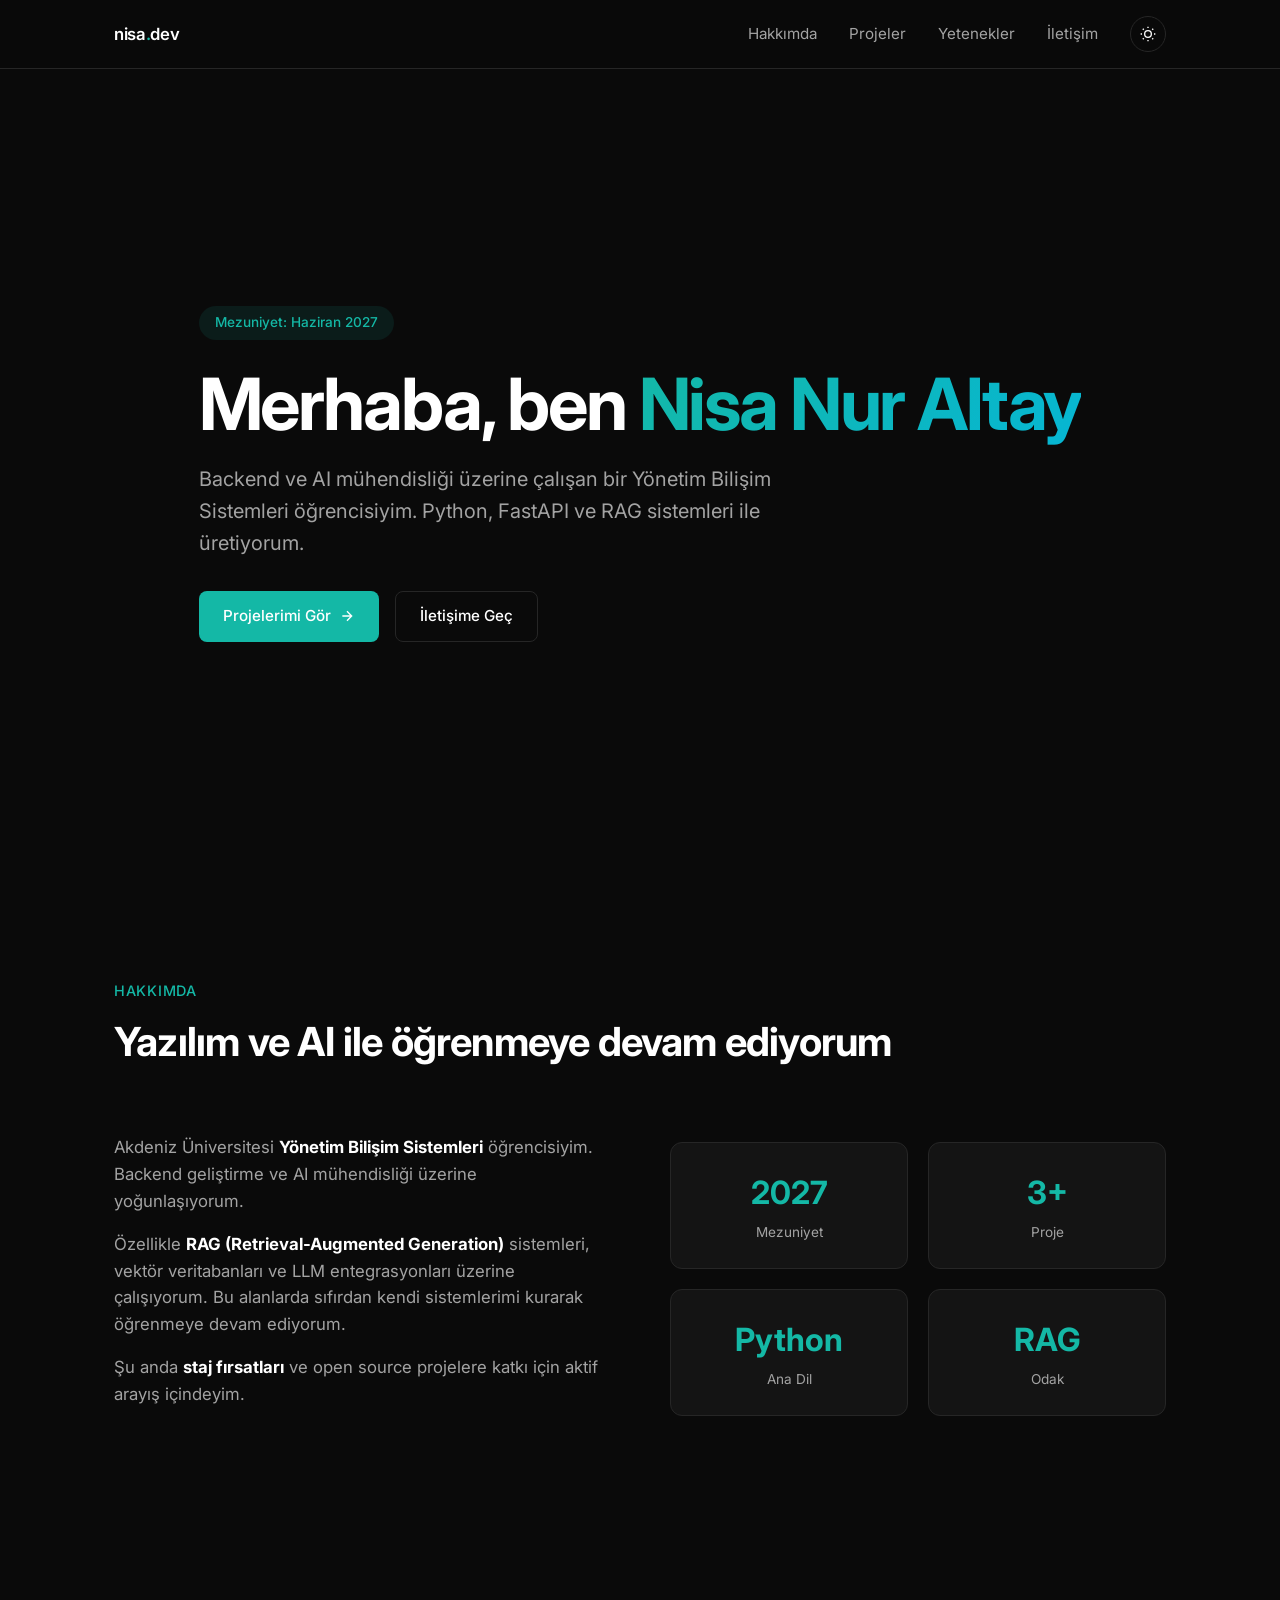
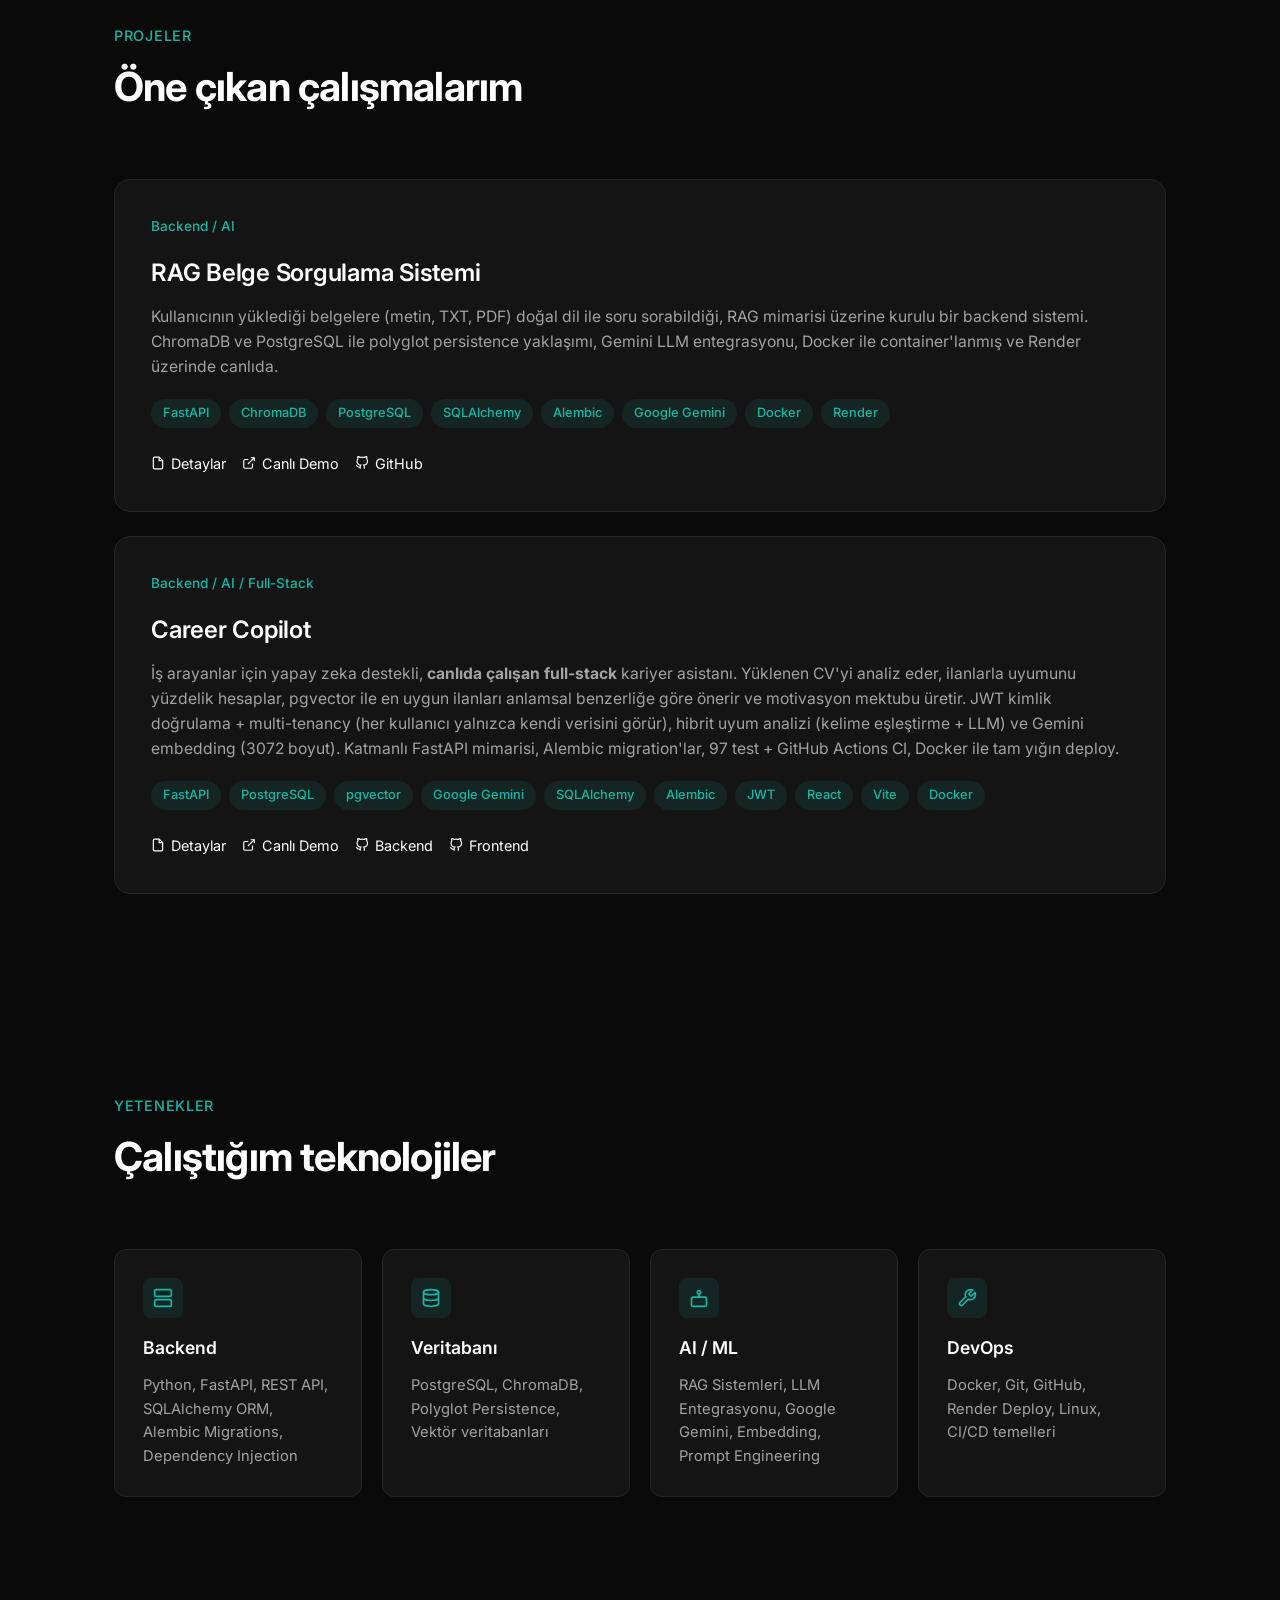
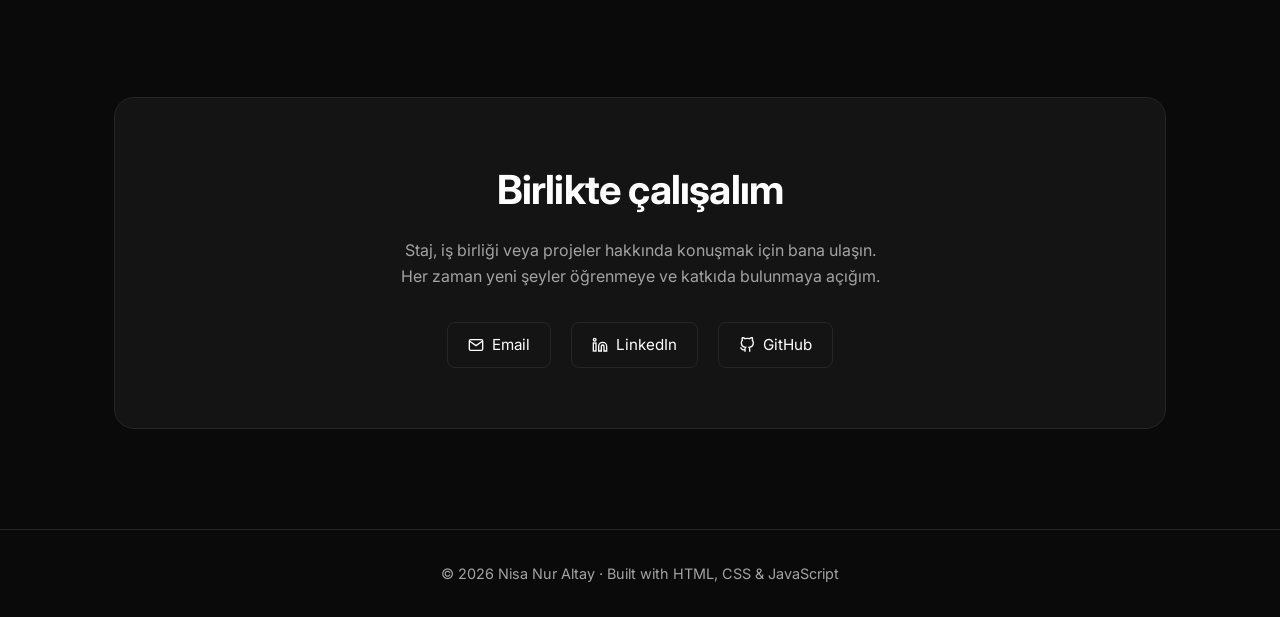
<file: index.html>
<!DOCTYPE html>
<html lang="tr">
<head>
    <meta charset="UTF-8">
    <meta name="viewport" content="width=device-width, initial-scale=1.0">
    <title>Nisa Nur Altay — Backend & AI Developer</title>
    <meta name="description" content="Backend ve AI mühendisliği üzerine çalışan, RAG sistemleri geliştiren bir öğrenci.">
    <link rel="preconnect" href="https://fonts.googleapis.com">
    <link rel="preconnect" href="https://fonts.gstatic.com" crossorigin>
    <link href="https://fonts.googleapis.com/css2?family=Inter:wght@400;500;600;700&display=swap" rel="stylesheet">
    <link rel="stylesheet" href="style.css">
</head>
<body>

    <!-- NAVBAR -->
    <nav class="navbar">
        <div class="nav-container">
            <a href="index.html" class="nav-logo">nisa<span>.</span>dev</a>
            <div class="nav-links">
                <a href="#hakkimda">Hakkımda</a>
                <a href="#projeler">Projeler</a>
                <a href="#yetenekler">Yetenekler</a>
                <a href="#iletisim">İletişim</a>
                <button class="theme-toggle" id="themeToggle" aria-label="Tema değiştir"></button>
            </div>
        </div>
    </nav>

    <!-- HERO -->
    <section class="hero">
        <div class="container">
            <span class="hero-tag">Mezuniyet: Haziran 2027</span>
            <h1>
                Merhaba, ben <span class="gradient-text">Nisa Nur Altay</span>
            </h1>
            <p class="subtitle">
                Backend ve AI mühendisliği üzerine çalışan bir Yönetim Bilişim Sistemleri öğrencisiyim. Python, FastAPI ve RAG sistemleri ile üretiyorum.
            </p>
            <div class="hero-buttons">
                <a href="#projeler" class="btn btn-primary">
                    Projelerimi Gör
                    <svg width="16" height="16" viewBox="0 0 24 24" fill="none" stroke="currentColor" stroke-width="2"><path d="M5 12h14M12 5l7 7-7 7"/></svg>
                </a>
                <a href="#iletisim" class="btn btn-secondary">İletişime Geç</a>
            </div>
        </div>
    </section>

    <!-- HAKKIMDA -->
    <section id="hakkimda">
        <div class="container reveal">
            <div class="section-header">
                <div class="label">Hakkımda</div>
                <h2>Yazılım ve AI ile öğrenmeye devam ediyorum</h2>
            </div>
            <div class="about-grid">
                <div class="about-text">
                    <p>
                        Akdeniz Üniversitesi <strong>Yönetim Bilişim Sistemleri</strong> öğrencisiyim. Backend geliştirme ve AI mühendisliği üzerine yoğunlaşıyorum.
                    </p>
                    <p>
                        Özellikle <strong>RAG (Retrieval-Augmented Generation)</strong> sistemleri, vektör veritabanları ve LLM entegrasyonları üzerine çalışıyorum. Bu alanlarda sıfırdan kendi sistemlerimi kurarak öğrenmeye devam ediyorum.
                    </p>
                    <p>
                        Şu anda <strong>staj fırsatları</strong> ve open source projelere katkı için aktif arayış içindeyim.
                    </p>
                </div>
                <div class="stats">
                    <div class="stat-card">
                        <span class="number">2027</span>
                        <div class="label">Mezuniyet</div>
                    </div>
                    <div class="stat-card">
                        <span class="number">3+</span>
                        <div class="label">Proje</div>
                    </div>
                    <div class="stat-card">
                        <span class="number">Python</span>
                        <div class="label">Ana Dil</div>
                    </div>
                    <div class="stat-card">
                        <span class="number">RAG</span>
                        <div class="label">Odak</div>
                    </div>
                </div>
            </div>
        </div>
    </section>

    <!-- PROJELER -->
    <section id="projeler">
        <div class="container reveal">
            <div class="section-header">
                <div class="label">Projeler</div>
                <h2>Öne çıkan çalışmalarım</h2>
            </div>
            <div class="projects-grid">
                <div class="project-card">
                    <div class="project-meta">
                        <span class="project-type">Backend / AI</span>
                    </div>
                    <h3>RAG Belge Sorgulama Sistemi</h3>
                    <p>
                        Kullanıcının yüklediği belgelere (metin, TXT, PDF) doğal dil ile soru sorabildiği, RAG mimarisi üzerine kurulu bir backend sistemi. ChromaDB ve PostgreSQL ile polyglot persistence yaklaşımı, Gemini LLM entegrasyonu, Docker ile container'lanmış ve Render üzerinde canlıda.
                    </p>
                    <div class="tech-list">
                        <span class="tech-badge">FastAPI</span>
                        <span class="tech-badge">ChromaDB</span>
                        <span class="tech-badge">PostgreSQL</span>
                        <span class="tech-badge">SQLAlchemy</span>
                        <span class="tech-badge">Alembic</span>
                        <span class="tech-badge">Google Gemini</span>
                        <span class="tech-badge">Docker</span>
                        <span class="tech-badge">Render</span>
                    </div>
                    <div class="project-links">
                        <a href="rag-projesi.html">
                            <svg width="14" height="14" viewBox="0 0 24 24" fill="none" stroke="currentColor" stroke-width="2"><path d="M14 2H6a2 2 0 0 0-2 2v16a2 2 0 0 0 2 2h12a2 2 0 0 0 2-2V8z"/><polyline points="14 2 14 8 20 8"/></svg>
                            Detaylar
                        </a>
                        <a href="https://rag-document-system-88fu.onrender.com/docs" target="_blank">
                            <svg width="14" height="14" viewBox="0 0 24 24" fill="none" stroke="currentColor" stroke-width="2"><path d="M18 13v6a2 2 0 0 1-2 2H5a2 2 0 0 1-2-2V8a2 2 0 0 1 2-2h6"/><polyline points="15 3 21 3 21 9"/><line x1="10" y1="14" x2="21" y2="3"/></svg>
                            Canlı Demo
                        </a>
                        <a href="https://github.com/nisanuraltayy/rag-document-system" target="_blank">
                            <svg width="14" height="14" viewBox="0 0 24 24" fill="none" stroke="currentColor" stroke-width="2"><path d="M9 19c-5 1.5-5-2.5-7-3m14 6v-3.87a3.37 3.37 0 0 0-.94-2.61c3.14-.35 6.44-1.54 6.44-7A5.44 5.44 0 0 0 20 4.77 5.07 5.07 0 0 0 19.91 1S18.73.65 16 2.48a13.38 13.38 0 0 0-7 0C6.27.65 5.09 1 5.09 1A5.07 5.07 0 0 0 5 4.77a5.44 5.44 0 0 0-1.5 3.78c0 5.42 3.3 6.61 6.44 7A3.37 3.37 0 0 0 9 18.13V22"/></svg>
                            GitHub
                        </a>
                    </div>
                </div>
                <div class="project-card">
                    <div class="project-meta">
                        <span class="project-type">Backend / AI / Full-Stack</span>
                    </div>
                    <h3>Career Copilot</h3>
                    <p>
                        İş arayanlar için yapay zeka destekli, <strong>canlıda çalışan full-stack</strong> kariyer asistanı. Yüklenen CV'yi analiz eder, ilanlarla uyumunu yüzdelik hesaplar, pgvector ile en uygun ilanları anlamsal benzerliğe göre önerir ve motivasyon mektubu üretir. JWT kimlik doğrulama + multi-tenancy (her kullanıcı yalnızca kendi verisini görür), hibrit uyum analizi (kelime eşleştirme + LLM) ve Gemini embedding (3072 boyut). Katmanlı FastAPI mimarisi, Alembic migration'lar, 97 test + GitHub Actions CI, Docker ile tam yığın deploy.
                    </p>
                    <div class="tech-list">
                        <span class="tech-badge">FastAPI</span>
                        <span class="tech-badge">PostgreSQL</span>
                        <span class="tech-badge">pgvector</span>
                        <span class="tech-badge">Google Gemini</span>
                        <span class="tech-badge">SQLAlchemy</span>
                        <span class="tech-badge">Alembic</span>
                        <span class="tech-badge">JWT</span>
                        <span class="tech-badge">React</span>
                        <span class="tech-badge">Vite</span>
                        <span class="tech-badge">Docker</span>
                    </div>
                    <div class="project-links">
                        <a href="career-copilot-projesi.html">
                            <svg width="14" height="14" viewBox="0 0 24 24" fill="none" stroke="currentColor" stroke-width="2"><path d="M14 2H6a2 2 0 0 0-2 2v16a2 2 0 0 0 2 2h12a2 2 0 0 0 2-2V8z"/><polyline points="14 2 14 8 20 8"/></svg>
                            Detaylar
                        </a>
                        <a href="https://career-copilot-frontend-3ntf.onrender.com" target="_blank">
                            <svg width="14" height="14" viewBox="0 0 24 24" fill="none" stroke="currentColor" stroke-width="2"><path d="M18 13v6a2 2 0 0 1-2 2H5a2 2 0 0 1-2-2V8a2 2 0 0 1 2-2h6"/><polyline points="15 3 21 3 21 9"/><line x1="10" y1="14" x2="21" y2="3"/></svg>
                            Canlı Demo
                        </a>
                        <a href="https://github.com/nisanuraltayy/career-copilot" target="_blank">
                            <svg width="14" height="14" viewBox="0 0 24 24" fill="none" stroke="currentColor" stroke-width="2"><path d="M9 19c-5 1.5-5-2.5-7-3m14 6v-3.87a3.37 3.37 0 0 0-.94-2.61c3.14-.35 6.44-1.54 6.44-7A5.44 5.44 0 0 0 20 4.77 5.07 5.07 0 0 0 19.91 1S18.73.65 16 2.48a13.38 13.38 0 0 0-7 0C6.27.65 5.09 1 5.09 1A5.07 5.07 0 0 0 5 4.77a5.44 5.44 0 0 0-1.5 3.78c0 5.42 3.3 6.61 6.44 7A3.37 3.37 0 0 0 9 18.13V22"/></svg>
                            Backend
                        </a>
                        <a href="https://github.com/nisanuraltayy/career-copilot-frontend" target="_blank">
                            <svg width="14" height="14" viewBox="0 0 24 24" fill="none" stroke="currentColor" stroke-width="2"><path d="M9 19c-5 1.5-5-2.5-7-3m14 6v-3.87a3.37 3.37 0 0 0-.94-2.61c3.14-.35 6.44-1.54 6.44-7A5.44 5.44 0 0 0 20 4.77 5.07 5.07 0 0 0 19.91 1S18.73.65 16 2.48a13.38 13.38 0 0 0-7 0C6.27.65 5.09 1 5.09 1A5.07 5.07 0 0 0 5 4.77a5.44 5.44 0 0 0-1.5 3.78c0 5.42 3.3 6.61 6.44 7A3.37 3.37 0 0 0 9 18.13V22"/></svg>
                            Frontend
                        </a>
                    </div>
                </div>
            </div>
        </div>
    </section>

    <!-- YETENEKLER -->
    <section id="yetenekler">
        <div class="container reveal">
            <div class="section-header">
                <div class="label">Yetenekler</div>
                <h2>Çalıştığım teknolojiler</h2>
            </div>
            <div class="skills-grid">
                <div class="skill-card">
                    <div class="skill-icon">
                        <svg width="20" height="20" viewBox="0 0 24 24" fill="none" stroke="currentColor" stroke-width="2"><rect x="2" y="2" width="20" height="8" rx="2"/><rect x="2" y="14" width="20" height="8" rx="2"/><line x1="6" y1="6" x2="6.01" y2="6"/><line x1="6" y1="18" x2="6.01" y2="18"/></svg>
                    </div>
                    <h4>Backend</h4>
                    <p>Python, FastAPI, REST API, SQLAlchemy ORM, Alembic Migrations, Dependency Injection</p>
                </div>
                <div class="skill-card">
                    <div class="skill-icon">
                        <svg width="20" height="20" viewBox="0 0 24 24" fill="none" stroke="currentColor" stroke-width="2"><ellipse cx="12" cy="5" rx="9" ry="3"/><path d="M21 12c0 1.66-4 3-9 3s-9-1.34-9-3"/><path d="M3 5v14c0 1.66 4 3 9 3s9-1.34 9-3V5"/></svg>
                    </div>
                    <h4>Veritabanı</h4>
                    <p>PostgreSQL, ChromaDB, Polyglot Persistence, Vektör veritabanları</p>
                </div>
                <div class="skill-card">
                    <div class="skill-icon">
                        <svg width="20" height="20" viewBox="0 0 24 24" fill="none" stroke="currentColor" stroke-width="2"><rect x="3" y="11" width="18" height="11" rx="2"/><circle cx="12" cy="5" r="2"/><path d="M12 7v4"/><line x1="8" y1="16" x2="8" y2="16"/><line x1="16" y1="16" x2="16" y2="16"/></svg>
                    </div>
                    <h4>AI / ML</h4>
                    <p>RAG Sistemleri, LLM Entegrasyonu, Google Gemini, Embedding, Prompt Engineering</p>
                </div>
                <div class="skill-card">
                    <div class="skill-icon">
                        <svg width="20" height="20" viewBox="0 0 24 24" fill="none" stroke="currentColor" stroke-width="2"><path d="M14.7 6.3a1 1 0 0 0 0 1.4l1.6 1.6a1 1 0 0 0 1.4 0l3.77-3.77a6 6 0 0 1-7.94 7.94l-6.91 6.91a2.12 2.12 0 0 1-3-3l6.91-6.91a6 6 0 0 1 7.94-7.94l-3.76 3.76z"/></svg>
                    </div>
                    <h4>DevOps</h4>
                    <p>Docker, Git, GitHub, Render Deploy, Linux, CI/CD temelleri</p>
                </div>
            </div>
        </div>
    </section>

    <!-- İLETİŞİM -->
    <section id="iletisim">
        <div class="container reveal">
            <div class="contact-card">
                <h2>Birlikte çalışalım</h2>
                <p>Staj, iş birliği veya projeler hakkında konuşmak için bana ulaşın. Her zaman yeni şeyler öğrenmeye ve katkıda bulunmaya açığım.</p>
                <div class="social-links">
                    <a href="mailto:nisanuraltay50@gmail.com">
                        <svg width="16" height="16" viewBox="0 0 24 24" fill="none" stroke="currentColor" stroke-width="2"><path d="M4 4h16c1.1 0 2 .9 2 2v12c0 1.1-.9 2-2 2H4c-1.1 0-2-.9-2-2V6c0-1.1.9-2 2-2z"/><polyline points="22,6 12,13 2,6"/></svg>
                        Email
                    </a>
                    <a href="https://www.linkedin.com/in/nisa-nur-altay-2009n" target="_blank">
                        <svg width="16" height="16" viewBox="0 0 24 24" fill="none" stroke="currentColor" stroke-width="2"><path d="M16 8a6 6 0 0 1 6 6v7h-4v-7a2 2 0 0 0-2-2 2 2 0 0 0-2 2v7h-4v-7a6 6 0 0 1 6-6z"/><rect x="2" y="9" width="4" height="12"/><circle cx="4" cy="4" r="2"/></svg>
                        LinkedIn
                    </a>
                    <a href="https://github.com/nisanuraltayy" target="_blank">
                        <svg width="16" height="16" viewBox="0 0 24 24" fill="none" stroke="currentColor" stroke-width="2"><path d="M9 19c-5 1.5-5-2.5-7-3m14 6v-3.87a3.37 3.37 0 0 0-.94-2.61c3.14-.35 6.44-1.54 6.44-7A5.44 5.44 0 0 0 20 4.77 5.07 5.07 0 0 0 19.91 1S18.73.65 16 2.48a13.38 13.38 0 0 0-7 0C6.27.65 5.09 1 5.09 1A5.07 5.07 0 0 0 5 4.77a5.44 5.44 0 0 0-1.5 3.78c0 5.42 3.3 6.61 6.44 7A3.37 3.37 0 0 0 9 18.13V22"/></svg>
                        GitHub
                    </a>
                </div>
            </div>
        </div>
    </section>

    <!-- FOOTER -->
    <footer>
        <div class="container">
            <p>© 2026 Nisa Nur Altay · Built with HTML, CSS & JavaScript</p>
        </div>
    </footer>

    <script src="script.js"></script>
</body>
</html>
</file>
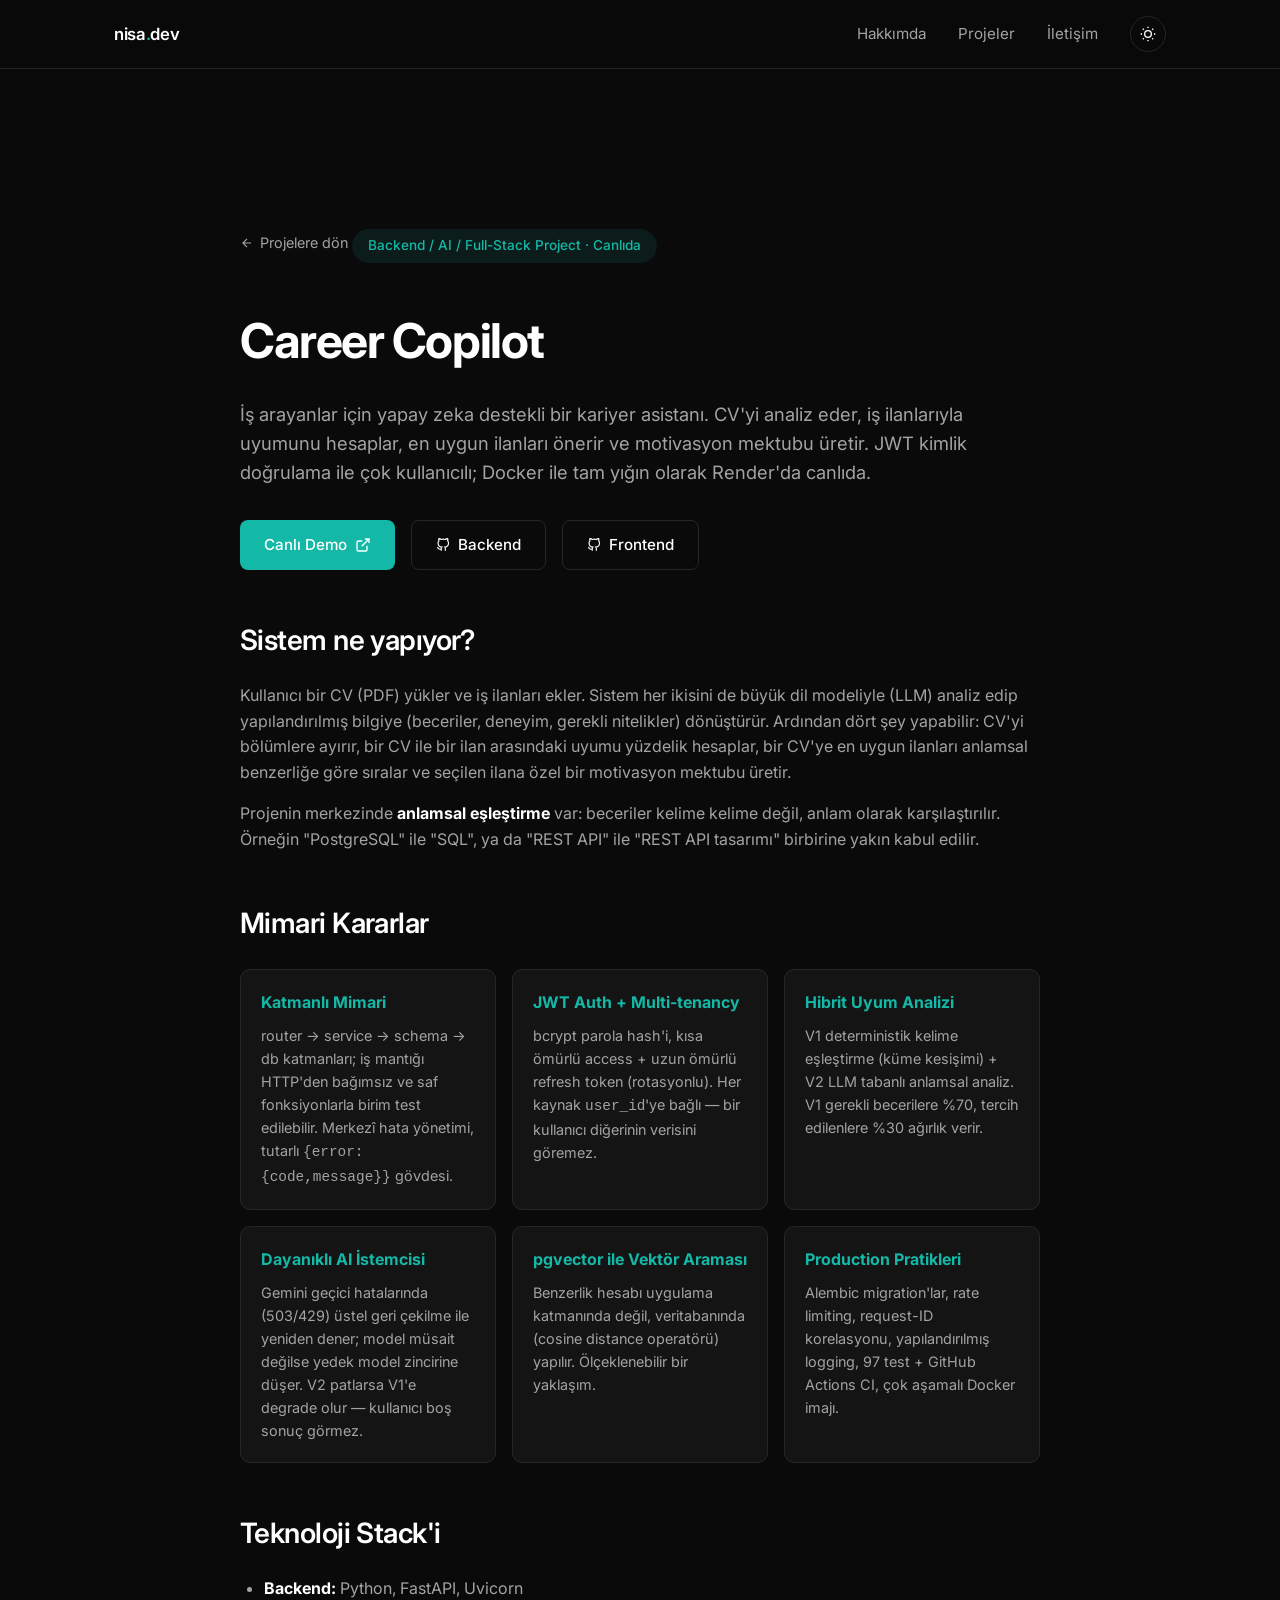
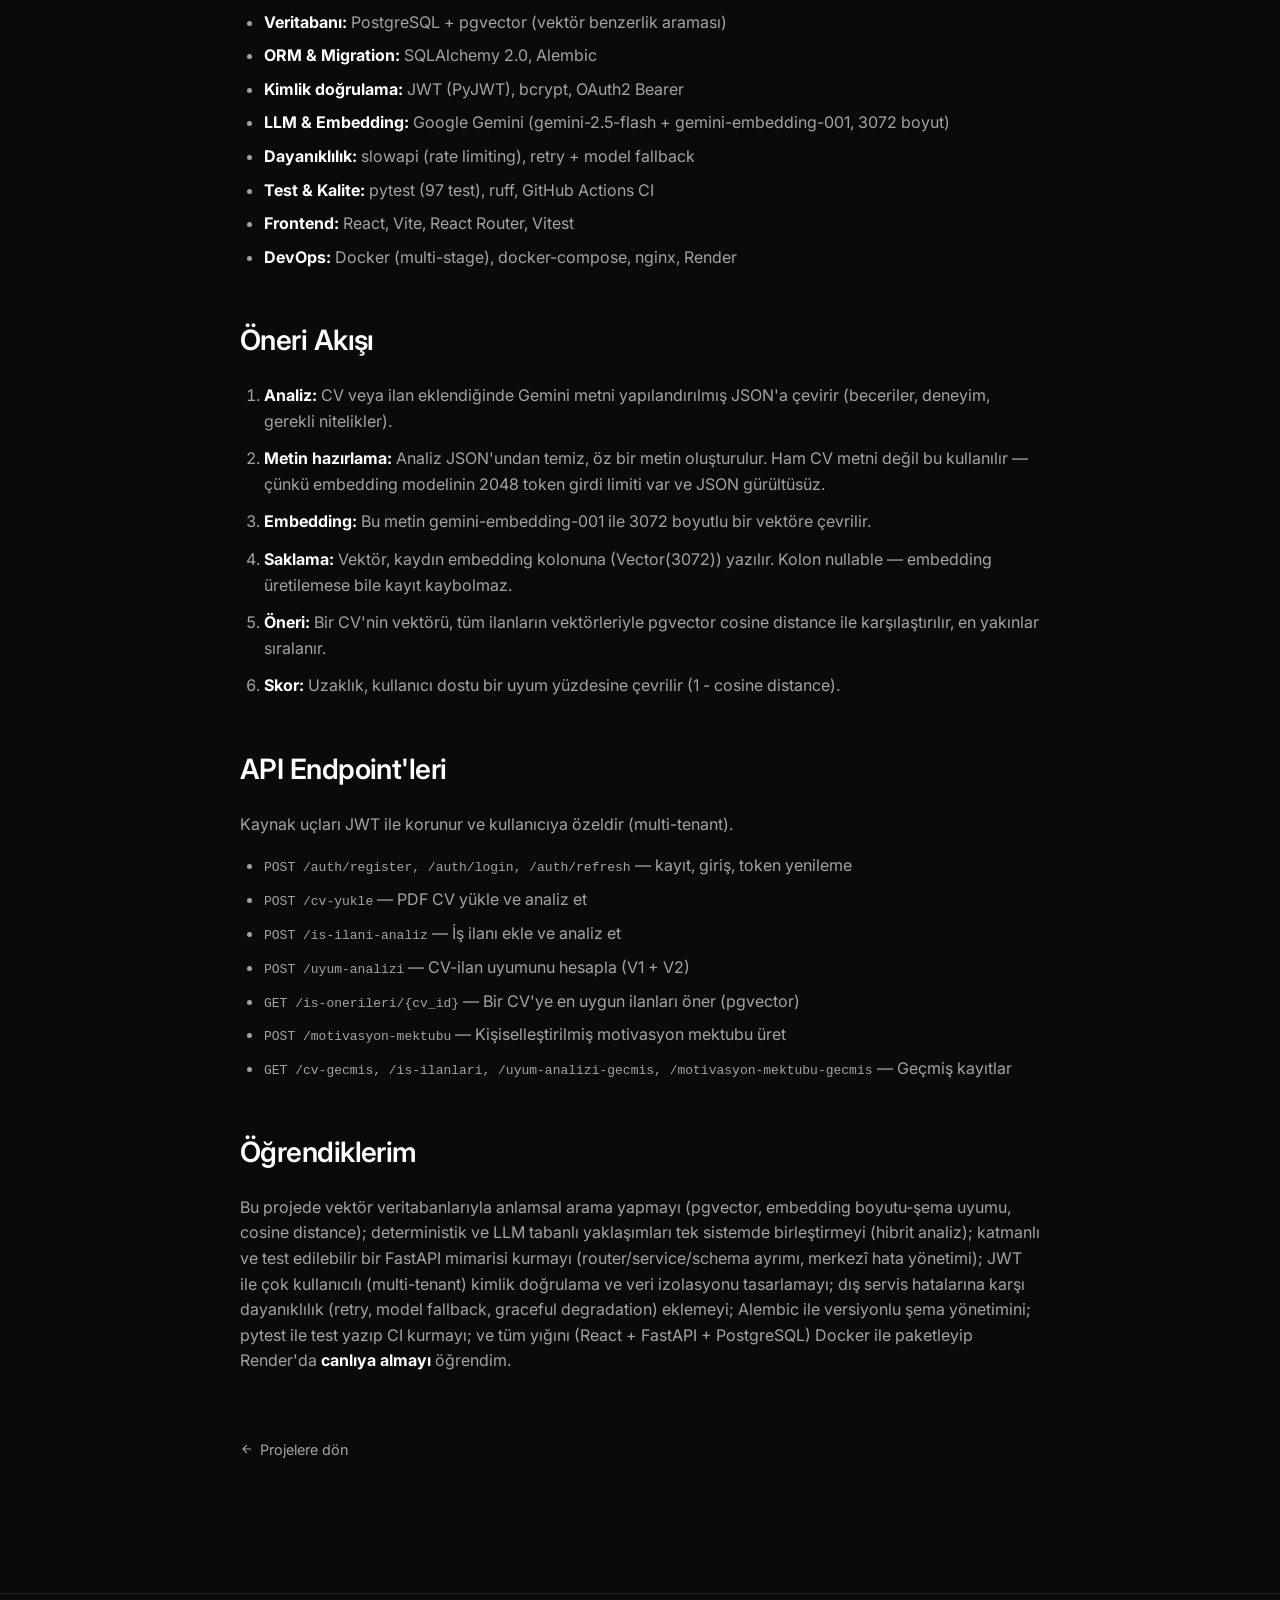
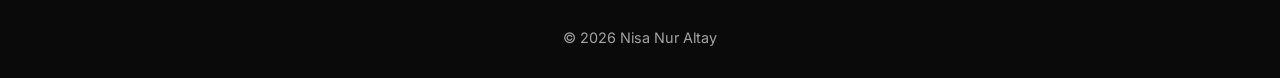
<file: career-copilot-projesi.html>
<!DOCTYPE html>
<html lang="tr">
<head>
    <meta charset="UTF-8">
    <meta name="viewport" content="width=device-width, initial-scale=1.0">
    <title>Career Copilot — Nisa Nur Altay</title>
    <link rel="preconnect" href="https://fonts.googleapis.com">
    <link rel="preconnect" href="https://fonts.gstatic.com" crossorigin>
    <link href="https://fonts.googleapis.com/css2?family=Inter:wght@400;500;600;700&display=swap" rel="stylesheet">
    <link rel="stylesheet" href="style.css">
</head>
<body>

    <!-- NAVBAR -->
    <nav class="navbar">
        <div class="nav-container">
            <a href="index.html" class="nav-logo">nisa<span>.</span>dev</a>
            <div class="nav-links">
                <a href="index.html#hakkimda">Hakkımda</a>
                <a href="index.html#projeler">Projeler</a>
                <a href="index.html#iletisim">İletişim</a>
                <button class="theme-toggle" id="themeToggle" aria-label="Tema değiştir"></button>
            </div>
        </div>
    </nav>

    <!-- DETAY -->
    <section>
        <div class="container">
            <div class="project-detail">

                <a href="index.html#projeler" class="back-link">
                    <svg width="14" height="14" viewBox="0 0 24 24" fill="none" stroke="currentColor" stroke-width="2"><path d="M19 12H5M12 19l-7-7 7-7"/></svg>
                    Projelere dön
                </a>

                <span class="hero-tag">Backend / AI / Full-Stack Project · Canlıda</span>
                <h1 style="margin-top: 16px;">Career Copilot</h1>
                <p class="description">
                    İş arayanlar için yapay zeka destekli bir kariyer asistanı. CV'yi analiz eder,
                    iş ilanlarıyla uyumunu hesaplar, en uygun ilanları önerir ve motivasyon mektubu üretir.
                    JWT kimlik doğrulama ile çok kullanıcılı; Docker ile tam yığın olarak Render'da canlıda.
                </p>

                <div class="hero-buttons" style="margin-bottom: 40px;">
                    <a href="https://career-copilot-frontend-3ntf.onrender.com" target="_blank" class="btn btn-primary">
                        Canlı Demo
                        <svg width="16" height="16" viewBox="0 0 24 24" fill="none" stroke="currentColor" stroke-width="2"><path d="M18 13v6a2 2 0 0 1-2 2H5a2 2 0 0 1-2-2V8a2 2 0 0 1 2-2h6"/><polyline points="15 3 21 3 21 9"/><line x1="10" y1="14" x2="21" y2="3"/></svg>
                    </a>
                    <a href="https://github.com/nisanuraltayy/career-copilot" target="_blank" class="btn btn-secondary">
                        <svg width="14" height="14" viewBox="0 0 24 24" fill="none" stroke="currentColor" stroke-width="2"><path d="M9 19c-5 1.5-5-2.5-7-3m14 6v-3.87a3.37 3.37 0 0 0-.94-2.61c3.14-.35 6.44-1.54 6.44-7A5.44 5.44 0 0 0 20 4.77 5.07 5.07 0 0 0 19.91 1S18.73.65 16 2.48a13.38 13.38 0 0 0-7 0C6.27.65 5.09 1 5.09 1A5.07 5.07 0 0 0 5 4.77a5.44 5.44 0 0 0-1.5 3.78c0 5.42 3.3 6.61 6.44 7A3.37 3.37 0 0 0 9 18.13V22"/></svg>
                        Backend
                    </a>
                    <a href="https://github.com/nisanuraltayy/career-copilot-frontend" target="_blank" class="btn btn-secondary">
                        <svg width="14" height="14" viewBox="0 0 24 24" fill="none" stroke="currentColor" stroke-width="2"><path d="M9 19c-5 1.5-5-2.5-7-3m14 6v-3.87a3.37 3.37 0 0 0-.94-2.61c3.14-.35 6.44-1.54 6.44-7A5.44 5.44 0 0 0 20 4.77 5.07 5.07 0 0 0 19.91 1S18.73.65 16 2.48a13.38 13.38 0 0 0-7 0C6.27.65 5.09 1 5.09 1A5.07 5.07 0 0 0 5 4.77a5.44 5.44 0 0 0-1.5 3.78c0 5.42 3.3 6.61 6.44 7A3.37 3.37 0 0 0 9 18.13V22"/></svg>
                        Frontend
                    </a>
                </div>

                <h2>Sistem ne yapıyor?</h2>
                <p>
                    Kullanıcı bir CV (PDF) yükler ve iş ilanları ekler. Sistem her ikisini de büyük dil modeliyle (LLM)
                    analiz edip yapılandırılmış bilgiye (beceriler, deneyim, gerekli nitelikler) dönüştürür. Ardından dört şey yapabilir:
                    CV'yi bölümlere ayırır, bir CV ile bir ilan arasındaki uyumu yüzdelik hesaplar, bir CV'ye en uygun ilanları
                    anlamsal benzerliğe göre sıralar ve seçilen ilana özel bir motivasyon mektubu üretir.
                </p>
                <p>
                    Projenin merkezinde <strong>anlamsal eşleştirme</strong> var: beceriler kelime kelime değil, anlam olarak
                    karşılaştırılır. Örneğin "PostgreSQL" ile "SQL", ya da "REST API" ile "REST API tasarımı" birbirine yakın kabul edilir.
                </p>

                <h2>Mimari Kararlar</h2>

                <div class="feature-grid">
                    <div class="feature-item">
                        <h4>Katmanlı Mimari</h4>
                        <p>router → service → schema → db katmanları; iş mantığı HTTP'den bağımsız ve saf fonksiyonlarla birim test edilebilir. Merkezî hata yönetimi, tutarlı <code>{error:{code,message}}</code> gövdesi.</p>
                    </div>
                    <div class="feature-item">
                        <h4>JWT Auth + Multi-tenancy</h4>
                        <p>bcrypt parola hash'i, kısa ömürlü access + uzun ömürlü refresh token (rotasyonlu). Her kaynak <code>user_id</code>'ye bağlı — bir kullanıcı diğerinin verisini göremez.</p>
                    </div>
                    <div class="feature-item">
                        <h4>Hibrit Uyum Analizi</h4>
                        <p>V1 deterministik kelime eşleştirme (küme kesişimi) + V2 LLM tabanlı anlamsal analiz. V1 gerekli becerilere %70, tercih edilenlere %30 ağırlık verir.</p>
                    </div>
                    <div class="feature-item">
                        <h4>Dayanıklı AI İstemcisi</h4>
                        <p>Gemini geçici hatalarında (503/429) üstel geri çekilme ile yeniden dener; model müsait değilse yedek model zincirine düşer. V2 patlarsa V1'e degrade olur — kullanıcı boş sonuç görmez.</p>
                    </div>
                    <div class="feature-item">
                        <h4>pgvector ile Vektör Araması</h4>
                        <p>Benzerlik hesabı uygulama katmanında değil, veritabanında (cosine distance operatörü) yapılır. Ölçeklenebilir bir yaklaşım.</p>
                    </div>
                    <div class="feature-item">
                        <h4>Production Pratikleri</h4>
                        <p>Alembic migration'lar, rate limiting, request-ID korelasyonu, yapılandırılmış logging, 97 test + GitHub Actions CI, çok aşamalı Docker imajı.</p>
                    </div>
                </div>

                <h2>Teknoloji Stack'i</h2>
                <ul>
                    <li><strong>Backend:</strong> Python, FastAPI, Uvicorn</li>
                    <li><strong>Veritabanı:</strong> PostgreSQL + pgvector (vektör benzerlik araması)</li>
                    <li><strong>ORM & Migration:</strong> SQLAlchemy 2.0, Alembic</li>
                    <li><strong>Kimlik doğrulama:</strong> JWT (PyJWT), bcrypt, OAuth2 Bearer</li>
                    <li><strong>LLM & Embedding:</strong> Google Gemini (gemini-2.5-flash + gemini-embedding-001, 3072 boyut)</li>
                    <li><strong>Dayanıklılık:</strong> slowapi (rate limiting), retry + model fallback</li>
                    <li><strong>Test & Kalite:</strong> pytest (97 test), ruff, GitHub Actions CI</li>
                    <li><strong>Frontend:</strong> React, Vite, React Router, Vitest</li>
                    <li><strong>DevOps:</strong> Docker (multi-stage), docker-compose, nginx, Render</li>
                </ul>

                <h2>Öneri Akışı</h2>
                <ol style="color: var(--text-muted); padding-left: 24px;">
                    <li style="margin-bottom: 12px;"><strong>Analiz:</strong> CV veya ilan eklendiğinde Gemini metni yapılandırılmış JSON'a çevirir (beceriler, deneyim, gerekli nitelikler).</li>
                    <li style="margin-bottom: 12px;"><strong>Metin hazırlama:</strong> Analiz JSON'undan temiz, öz bir metin oluşturulur. Ham CV metni değil bu kullanılır — çünkü embedding modelinin 2048 token girdi limiti var ve JSON gürültüsüz.</li>
                    <li style="margin-bottom: 12px;"><strong>Embedding:</strong> Bu metin gemini-embedding-001 ile 3072 boyutlu bir vektöre çevrilir.</li>
                    <li style="margin-bottom: 12px;"><strong>Saklama:</strong> Vektör, kaydın embedding kolonuna (Vector(3072)) yazılır. Kolon nullable — embedding üretilemese bile kayıt kaybolmaz.</li>
                    <li style="margin-bottom: 12px;"><strong>Öneri:</strong> Bir CV'nin vektörü, tüm ilanların vektörleriyle pgvector cosine distance ile karşılaştırılır, en yakınlar sıralanır.</li>
                    <li style="margin-bottom: 12px;"><strong>Skor:</strong> Uzaklık, kullanıcı dostu bir uyum yüzdesine çevrilir (1 - cosine distance).</li>
                </ol>

                <h2>API Endpoint'leri</h2>
                <p>Kaynak uçları JWT ile korunur ve kullanıcıya özeldir (multi-tenant).</p>
                <ul>
                    <li><code>POST /auth/register, /auth/login, /auth/refresh</code> — kayıt, giriş, token yenileme</li>
                    <li><code>POST /cv-yukle</code> — PDF CV yükle ve analiz et</li>
                    <li><code>POST /is-ilani-analiz</code> — İş ilanı ekle ve analiz et</li>
                    <li><code>POST /uyum-analizi</code> — CV-ilan uyumunu hesapla (V1 + V2)</li>
                    <li><code>GET /is-onerileri/{cv_id}</code> — Bir CV'ye en uygun ilanları öner (pgvector)</li>
                    <li><code>POST /motivasyon-mektubu</code> — Kişiselleştirilmiş motivasyon mektubu üret</li>
                    <li><code>GET /cv-gecmis, /is-ilanlari, /uyum-analizi-gecmis, /motivasyon-mektubu-gecmis</code> — Geçmiş kayıtlar</li>
                </ul>

                <h2>Öğrendiklerim</h2>
                <p>
                    Bu projede vektör veritabanlarıyla anlamsal arama yapmayı (pgvector, embedding boyutu-şema uyumu, cosine distance);
                    deterministik ve LLM tabanlı yaklaşımları tek sistemde birleştirmeyi (hibrit analiz); katmanlı ve test edilebilir bir
                    FastAPI mimarisi kurmayı (router/service/schema ayrımı, merkezî hata yönetimi); JWT ile çok kullanıcılı (multi-tenant)
                    kimlik doğrulama ve veri izolasyonu tasarlamayı; dış servis hatalarına karşı dayanıklılık (retry, model fallback,
                    graceful degradation) eklemeyi; Alembic ile versiyonlu şema yönetimini; pytest ile test yazıp CI kurmayı; ve tüm yığını
                    (React + FastAPI + PostgreSQL) Docker ile paketleyip Render'da <strong>canlıya almayı</strong> öğrendim.
                </p>

                <a href="index.html#projeler" class="back-link" style="margin-top: 48px;">
                    <svg width="14" height="14" viewBox="0 0 24 24" fill="none" stroke="currentColor" stroke-width="2"><path d="M19 12H5M12 19l-7-7 7-7"/></svg>
                    Projelere dön
                </a>

            </div>
        </div>
    </section>

    <!-- FOOTER -->
    <footer>
        <div class="container">
            <p>© 2026 Nisa Nur Altay</p>
        </div>
    </footer>

    <script src="script.js"></script>
</body>
</html>
</file>
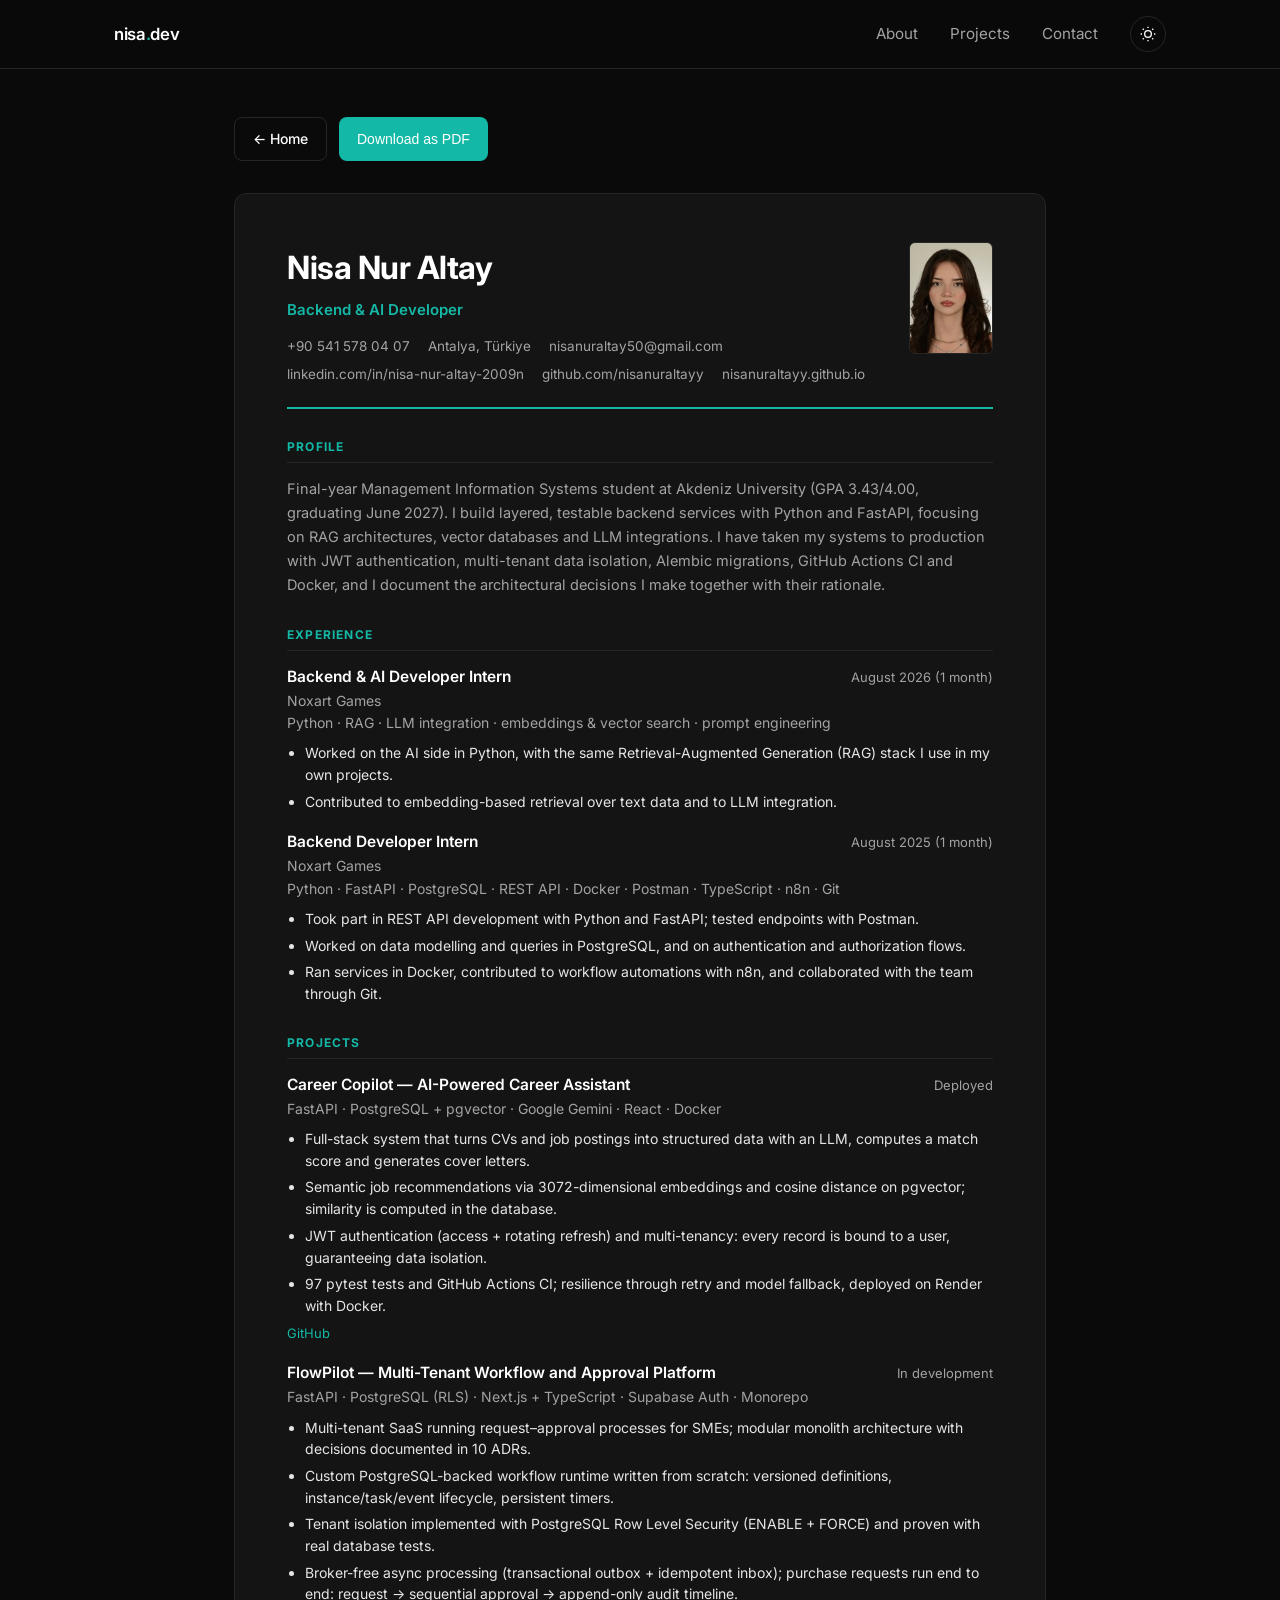
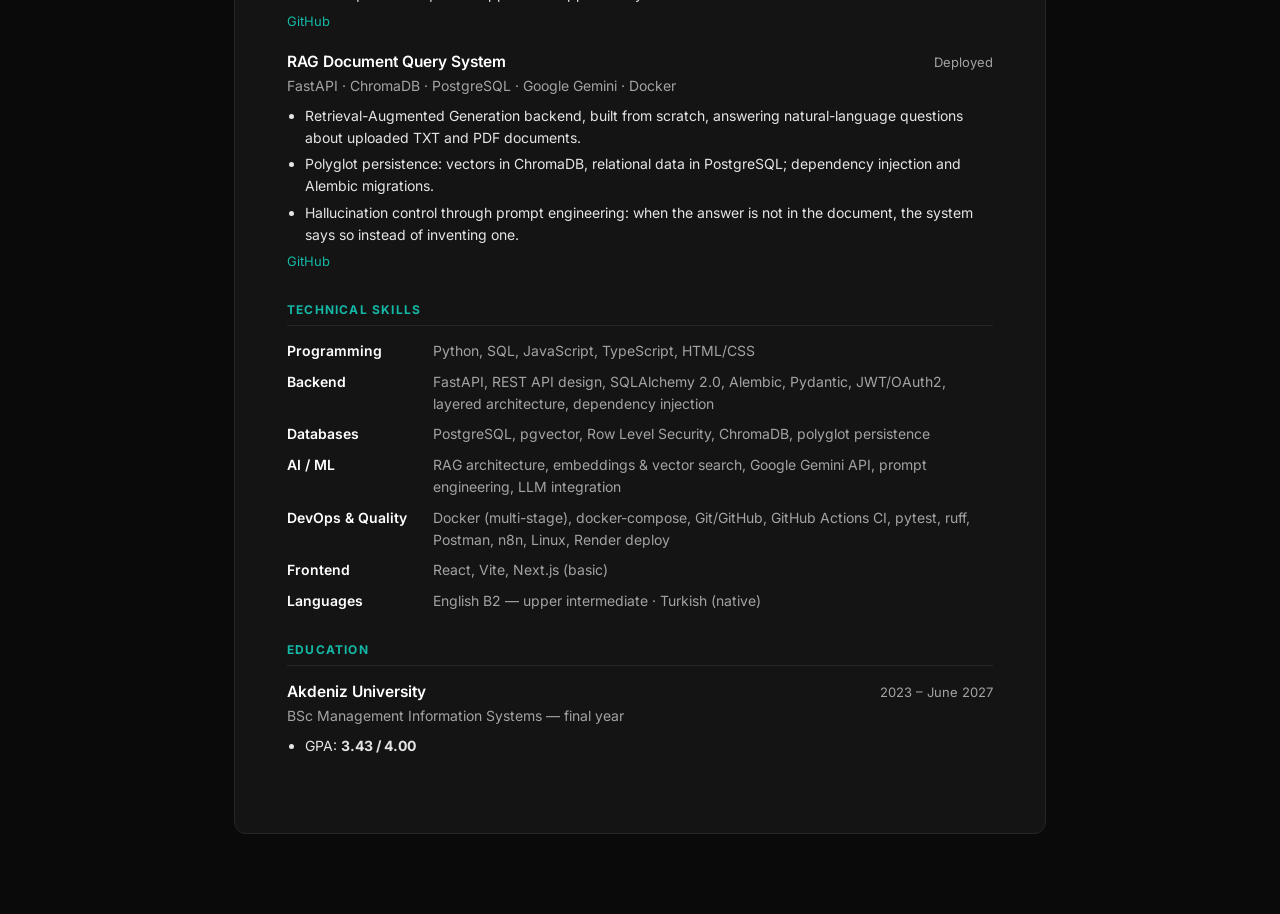
<file: cv-en.html>
<!DOCTYPE html>
<html lang="en">
<head>
    <meta charset="UTF-8">
    <meta name="viewport" content="width=device-width, initial-scale=1.0">
    <title>Nisa Nur Altay — Resume</title>
    <meta name="description" content="Nisa Nur Altay — Backend & AI Developer resume.">
    <link rel="preconnect" href="https://fonts.googleapis.com">
    <link rel="preconnect" href="https://fonts.gstatic.com" crossorigin>
    <link href="https://fonts.googleapis.com/css2?family=Inter:wght@400;500;600;700&display=swap" rel="stylesheet">
    <link rel="stylesheet" href="style.css">
    <style>
        /* === CV SAYFASI === */
        .cv-wrap { max-width: 860px; margin: 0 auto; padding: 48px 24px 80px; }

        .cv-actions { display: flex; gap: 12px; margin-bottom: 32px; }
        .cv-actions .btn { font-size: 14px; padding: 10px 18px; }

        .cv-doc {
            background: var(--bg-card);
            border: 1px solid var(--border);
            border-radius: 12px;
            padding: 48px 52px;
        }

        .cv-head {
            border-bottom: 2px solid var(--accent); padding-bottom: 20px; margin-bottom: 28px;
            display: flex; align-items: flex-start; justify-content: space-between; gap: 24px;
        }
        .cv-head-main { min-width: 0; }
        /* Foto: kaynak gorselden bas-omuz kadraji kirpilir */
        .cv-photo {
            flex: none; width: 84px; height: 112px;
            overflow: hidden; border-radius: 6px;
            border: 1px solid var(--border); position: relative;
        }
        .cv-photo img { position: absolute; width: 220px; height: auto; left: -75px; top: -91px; }
        .cv-head h1 { font-size: 32px; font-weight: 700; color: var(--text-heading); letter-spacing: -0.5px; }
        .cv-head .cv-role { font-size: 15px; color: var(--accent); font-weight: 600; margin-top: 4px; }
        .cv-contact { display: flex; flex-wrap: wrap; gap: 6px 18px; margin-top: 14px; font-size: 13.5px; color: var(--text-muted); }
        .cv-contact a { color: var(--text-muted); text-decoration: none; border-bottom: 1px solid transparent; }
        .cv-contact a:hover { color: var(--accent); border-bottom-color: var(--accent); }

        .cv-section { margin-bottom: 28px; padding: 0; }
        .cv-section > h2 {
            font-size: 12px; font-weight: 700; letter-spacing: 1.2px; text-transform: uppercase;
            color: var(--accent); margin-bottom: 14px;
            border-bottom: 1px solid var(--border); padding-bottom: 6px;
        }

        .cv-item { margin-bottom: 18px; }
        .cv-item:last-child { margin-bottom: 0; }
        .cv-item-head { display: flex; justify-content: space-between; align-items: baseline; gap: 16px; flex-wrap: wrap; }
        .cv-item-title { font-size: 15.5px; font-weight: 600; color: var(--text-heading); }
        .cv-item-sub { font-size: 14px; color: var(--text-muted); }
        .cv-item-date { font-size: 13px; color: var(--text-muted); white-space: nowrap; }
        .cv-item ul { margin: 8px 0 0 18px; }
        .cv-item li { font-size: 14px; margin-bottom: 5px; line-height: 1.55; }

        .cv-links { font-size: 13px; margin-top: 6px; }
        .cv-links a { color: var(--accent); text-decoration: none; }
        .cv-links a:hover { text-decoration: underline; }
        .cv-links span { color: var(--border); margin: 0 8px; }

        .cv-skills { display: grid; grid-template-columns: 130px 1fr; gap: 8px 16px; font-size: 14px; }
        .cv-skills dt { font-weight: 600; color: var(--text-heading); }
        .cv-skills dd { color: var(--text-muted); }

        .cv-summary { font-size: 14.5px; line-height: 1.65; color: var(--text-muted); }

        /* Eksik bilgi işaretleri — doldurulunca silinecek */
        .todo {
            background: rgba(234, 179, 8, 0.14);
            border-left: 3px solid #eab308;
            color: #eab308;
            padding: 2px 8px; border-radius: 3px;
            font-size: 13px; font-weight: 500;
        }

        @media (max-width: 640px) {
            .cv-doc { padding: 28px 22px; }
            .cv-skills { grid-template-columns: 1fr; gap: 2px 0; }
            .cv-skills dd { margin-bottom: 10px; }
        }

        /* === YAZDIRMA / PDF === */
        @media print {
            @page { size: A4; margin: 11mm 13mm; }

            html, body {
                background-color: #ffffff !important;
                color: #1a1a1a !important;
                font-size: 9.2pt;
                line-height: 1.34;
            }
            .navbar, .cv-actions { display: none !important; }
            .cv-wrap { padding: 0 !important; max-width: none; }
            .cv-doc {
                border: none; border-radius: 0; padding: 0;
                background-color: #ffffff !important;
            }

            /* Başlık */
            .cv-head { border-bottom: 1.5pt solid #14b8a6; padding-bottom: 4.5pt; margin-bottom: 6.5pt; gap: 14pt; }
            .cv-photo { width: 17.7mm; height: 23.5mm; border: 0.5pt solid #d4d4d4; border-radius: 1.5mm; }
            .cv-photo img { width: 46.4mm; left: -15.8mm; top: -19.3mm; }
            .cv-head h1 { font-size: 16.5pt; color: #0a0a0a; line-height: 1.12; }
            .cv-head .cv-role { font-size: 9.2pt; color: #0d9488; margin-top: 1pt; }
            .cv-contact { gap: 1.5pt 10pt; margin-top: 4pt; font-size: 7.9pt; color: #404040; }
            .cv-contact a { color: #0d9488; }

            /* Bölümler */
            .cv-section { margin-bottom: 4pt; page-break-inside: avoid; }
            .cv-section > h2 {
                font-size: 7.9pt; letter-spacing: 0.8pt; color: #0d9488;
                border-bottom: 0.5pt solid #d4d4d4; padding-bottom: 1.5pt; margin-bottom: 3.5pt;
            }

            .cv-item { margin-bottom: 2.5pt; page-break-inside: avoid; }
            .cv-item-title { font-size: 9.2pt; color: #0a0a0a; }
            .cv-item-sub { font-size: 8.1pt; color: #404040; }
            .cv-item-date { font-size: 7.9pt; color: #404040; }
            .cv-item ul { margin: 2.5pt 0 0 11pt; }
            .cv-item li { font-size: 8.3pt; margin-bottom: 0.4pt; line-height: 1.28; }

            .cv-links { font-size: 7.8pt; margin-top: 1.5pt; }
            .cv-links a { color: #0d9488; }

            .cv-summary { font-size: 8.5pt; line-height: 1.36; color: #333333; }

            .cv-skills { grid-template-columns: 80pt 1fr; gap: 1.6pt 9pt; font-size: 8.4pt; }
            .cv-skills dt { color: #0a0a0a; }
            .cv-skills dd { color: #333333; }

            .todo { background: none; border: none; padding: 0; color: #b45309; }
        }
    </style>
</head>
<body>

    <!-- NAVBAR -->
    <nav class="navbar">
        <div class="nav-container">
            <a href="index.html" class="nav-logo">nisa<span>.</span>dev</a>
            <div class="nav-links">
                <a href="index.html#hakkimda">About</a>
                <a href="index.html#projeler">Projects</a>
                <a href="index.html#iletisim">Contact</a>
                <button class="theme-toggle" id="themeToggle" aria-label="Toggle theme"></button>
            </div>
        </div>
    </nav>

    <div class="cv-wrap">

        <div class="cv-actions">
            <a href="index.html" class="btn btn-secondary">← Home</a>
            <button class="btn btn-primary" onclick="window.print()">Download as PDF</button>
        </div>

        <article class="cv-doc">

            <!-- BAŞLIK -->
            <header class="cv-head">
                <div class="cv-head-main">
                <h1>Nisa Nur Altay</h1>
                <div class="cv-role">Backend &amp; AI Developer</div>
                <div class="cv-contact">
                    <a href="tel:+905415780407">+90 541 578 04 07</a>
                    <span>Antalya, Türkiye</span>
                    <a href="mailto:nisanuraltay50@gmail.com">nisanuraltay50@gmail.com</a>
                    <a href="https://www.linkedin.com/in/nisa-nur-altay-2009n">linkedin.com/in/nisa-nur-altay-2009n</a>
                    <a href="https://github.com/nisanuraltayy">github.com/nisanuraltayy</a>
                    <a href="https://nisanuraltayy.github.io">nisanuraltayy.github.io</a>
                </div>
                </div>
                <div class="cv-photo"><img src="nisa-foto.jpg" alt="Nisa Nur Altay"></div>
            </header>

            <!-- PROFİL -->
            <section class="cv-section">
                <h2>Profile</h2>
                <p class="cv-summary">
                    Final-year Management Information Systems student at Akdeniz University (GPA 3.43/4.00, graduating
                    June 2027). I build layered, testable backend services with Python and FastAPI, focusing on RAG
                    architectures, vector databases and LLM integrations. I have taken my systems to production with JWT authentication,
                    multi-tenant data isolation, Alembic migrations, GitHub Actions CI and Docker, and I document the
                    architectural decisions I make together with their rationale.
                </p>
            </section>

            <!-- DENEYİM -->
            <section class="cv-section">
                <h2>Experience</h2>
                <div class="cv-item">
                    <div class="cv-item-head">
                        <div>
                            <div class="cv-item-title">Backend &amp; AI Developer Intern</div>
                            <div class="cv-item-sub">Noxart Games</div>
                        </div>
                        <div class="cv-item-date">August 2026 (1 month)</div>
                    </div>
                    <div class="cv-item-sub">Python · RAG · LLM integration · embeddings &amp; vector search · prompt engineering</div>
                    <ul>
                        <li>Worked on the AI side in Python, with the same Retrieval-Augmented Generation (RAG) stack I use in my own projects.</li>
                        <li>Contributed to embedding-based retrieval over text data and to LLM integration.</li>
                    </ul>
                </div>
                <div class="cv-item">
                    <div class="cv-item-head">
                        <div>
                            <div class="cv-item-title">Backend Developer Intern</div>
                            <div class="cv-item-sub">Noxart Games</div>
                        </div>
                        <div class="cv-item-date">August 2025 (1 month)</div>
                    </div>
                    <div class="cv-item-sub">Python · FastAPI · PostgreSQL · REST API · Docker · Postman · TypeScript · n8n · Git</div>
                    <ul>
                        <li>Took part in REST API development with Python and FastAPI; tested endpoints with Postman.</li>
                        <li>Worked on data modelling and queries in PostgreSQL, and on authentication and authorization flows.</li>
                        <li>Ran services in Docker, contributed to workflow automations with n8n, and collaborated with the team through Git.</li>
                    </ul>
                </div>
            </section>

            <!-- PROJELER -->
            <section class="cv-section">
                <h2>Projects</h2>

                <div class="cv-item">
                    <div class="cv-item-head">
                        <div class="cv-item-title">Career Copilot — AI-Powered Career Assistant</div>
                        <div class="cv-item-date">Deployed</div>
                    </div>
                    <div class="cv-item-sub">FastAPI · PostgreSQL + pgvector · Google Gemini · React · Docker</div>
                    <ul>
                        <li>Full-stack system that turns CVs and job postings into structured data with an LLM, computes a match score and generates cover letters.</li>
                        <li>Semantic job recommendations via 3072-dimensional embeddings and cosine distance on pgvector; similarity is computed in the database.</li>
                        <li>JWT authentication (access + rotating refresh) and multi-tenancy: every record is bound to a user, guaranteeing data isolation.</li>
                        <li>97 pytest tests and GitHub Actions CI; resilience through retry and model fallback, deployed on Render with Docker.</li>
                    </ul>
                    <div class="cv-links">
                        <a href="https://github.com/nisanuraltayy/career-copilot">GitHub</a>
                    </div>
                </div>

                <div class="cv-item">
                    <div class="cv-item-head">
                        <div class="cv-item-title">FlowPilot — Multi-Tenant Workflow and Approval Platform</div>
                        <div class="cv-item-date">In development</div>
                    </div>
                    <div class="cv-item-sub">FastAPI · PostgreSQL (RLS) · Next.js + TypeScript · Supabase Auth · Monorepo</div>
                    <ul>
                        <li>Multi-tenant SaaS running request–approval processes for SMEs; modular monolith architecture with decisions documented in 10 ADRs.</li>
                        <li>Custom PostgreSQL-backed workflow runtime written from scratch: versioned definitions, instance/task/event lifecycle, persistent timers.</li>
                        <li>Tenant isolation implemented with PostgreSQL Row Level Security (ENABLE + FORCE) and proven with real database tests.</li>
                        <li>Broker-free async processing (transactional outbox + idempotent inbox); purchase requests run end to end: request → sequential approval → append-only audit timeline.</li>
                    </ul>
                    <div class="cv-links">
                        <a href="https://github.com/nisanuraltayy/flowpilot">GitHub</a>
                    </div>
                </div>

                <div class="cv-item">
                    <div class="cv-item-head">
                        <div class="cv-item-title">RAG Document Query System</div>
                        <div class="cv-item-date">Deployed</div>
                    </div>
                    <div class="cv-item-sub">FastAPI · ChromaDB · PostgreSQL · Google Gemini · Docker</div>
                    <ul>
                        <li>Retrieval-Augmented Generation backend, built from scratch, answering natural-language questions about uploaded TXT and PDF documents.</li>
                        <li>Polyglot persistence: vectors in ChromaDB, relational data in PostgreSQL; dependency injection and Alembic migrations.</li>
                        <li>Hallucination control through prompt engineering: when the answer is not in the document, the system says so instead of inventing one.</li>
                    </ul>
                    <div class="cv-links">
                        <a href="https://github.com/nisanuraltayy/rag-document-system">GitHub</a>
                    </div>
                </div>
            </section>

            <!-- YETENEKLER -->
            <section class="cv-section">
                <h2>Technical Skills</h2>
                <dl class="cv-skills">
                    <dt>Programming</dt>
                    <dd>Python, SQL, JavaScript, TypeScript, HTML/CSS</dd>
                    <dt>Backend</dt>
                    <dd>FastAPI, REST API design, SQLAlchemy 2.0, Alembic, Pydantic, JWT/OAuth2, layered architecture, dependency injection</dd>
                    <dt>Databases</dt>
                    <dd>PostgreSQL, pgvector, Row Level Security, ChromaDB, polyglot persistence</dd>
                    <dt>AI / ML</dt>
                    <dd>RAG architecture, embeddings &amp; vector search, Google Gemini API, prompt engineering, LLM integration</dd>
                    <dt>DevOps &amp; Quality</dt>
                    <dd>Docker (multi-stage), docker-compose, Git/GitHub, GitHub Actions CI, pytest, ruff, Postman, n8n, Linux, Render deploy</dd>
                    <dt>Frontend</dt>
                    <dd>React, Vite, Next.js (basic)</dd>
                    <dt>Languages</dt>
                    <dd>English B2 — upper intermediate · Turkish (native)</dd>
                </dl>
            </section>

            <!-- EĞİTİM -->
            <section class="cv-section">
                <h2>Education</h2>
                <div class="cv-item">
                    <div class="cv-item-head">
                        <div>
                            <div class="cv-item-title">Akdeniz University</div>
                            <div class="cv-item-sub">BSc Management Information Systems — final year</div>
                        </div>
                        <div class="cv-item-date">2023 – June 2027</div>
                    </div>
                    <ul>
                        <li>GPA: <strong>3.43 / 4.00</strong></li>
                    </ul>
                </div>
            </section>

        </article>
    </div>

    <script src="script.js"></script>
</body>
</html>
</file>
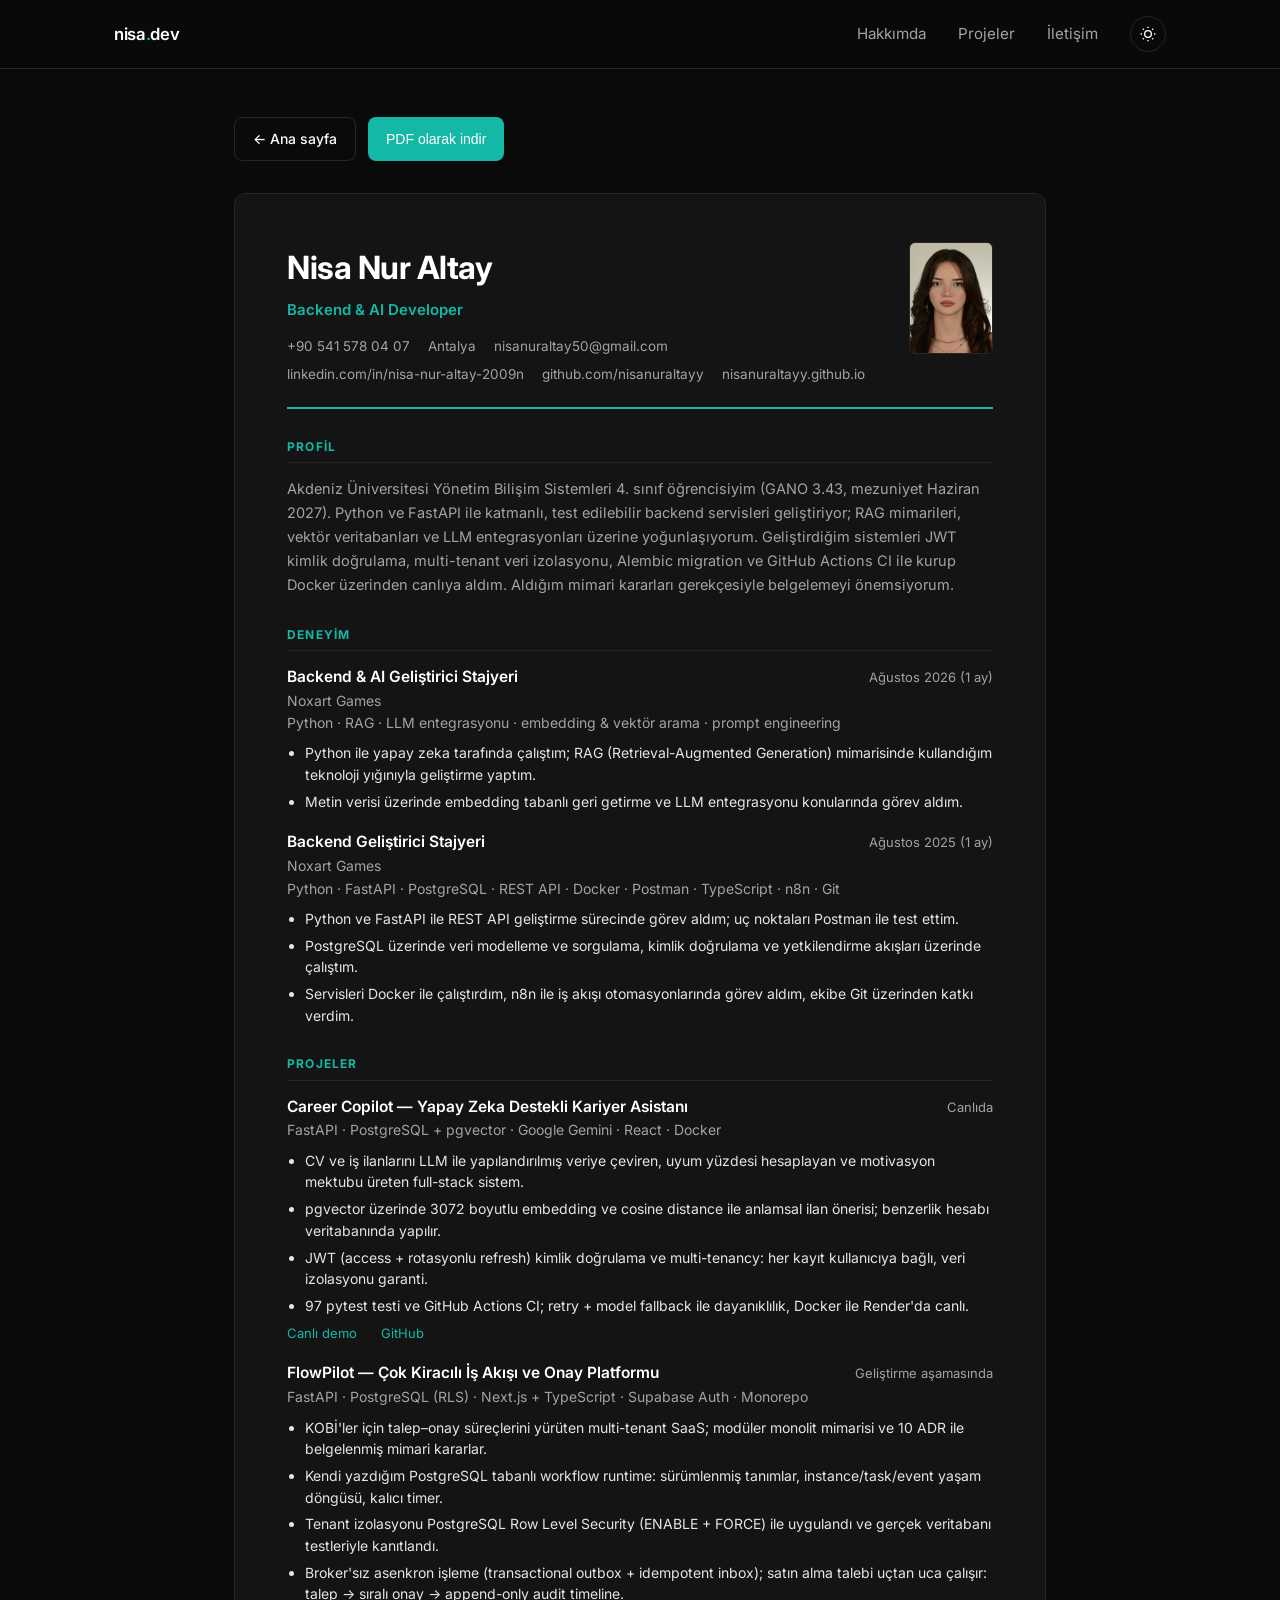
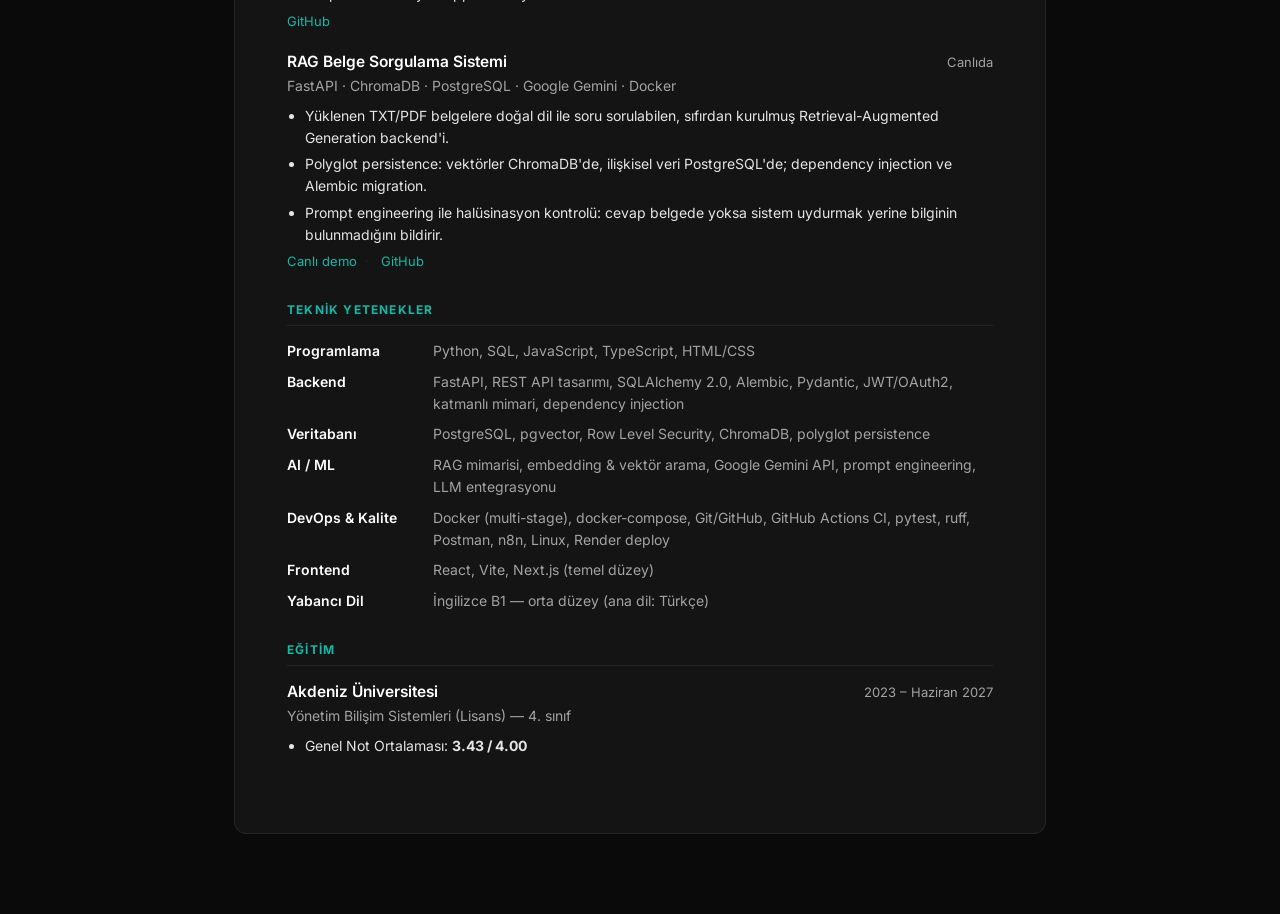
<file: cv.html>
<!DOCTYPE html>
<html lang="tr">
<head>
    <meta charset="UTF-8">
    <meta name="viewport" content="width=device-width, initial-scale=1.0">
    <title>Nisa Nur Altay — Özgeçmiş</title>
    <meta name="description" content="Nisa Nur Altay — Backend & AI Developer özgeçmişi.">
    <link rel="preconnect" href="https://fonts.googleapis.com">
    <link rel="preconnect" href="https://fonts.gstatic.com" crossorigin>
    <link href="https://fonts.googleapis.com/css2?family=Inter:wght@400;500;600;700&display=swap" rel="stylesheet">
    <link rel="stylesheet" href="style.css">
    <style>
        /* === CV SAYFASI === */
        .cv-wrap { max-width: 860px; margin: 0 auto; padding: 48px 24px 80px; }

        .cv-actions { display: flex; gap: 12px; margin-bottom: 32px; }
        .cv-actions .btn { font-size: 14px; padding: 10px 18px; }

        .cv-doc {
            background: var(--bg-card);
            border: 1px solid var(--border);
            border-radius: 12px;
            padding: 48px 52px;
        }

        .cv-head {
            border-bottom: 2px solid var(--accent); padding-bottom: 20px; margin-bottom: 28px;
            display: flex; align-items: flex-start; justify-content: space-between; gap: 24px;
        }
        .cv-head-main { min-width: 0; }
        /* Foto: kaynak gorselden bas-omuz kadraji kirpilir */
        .cv-photo {
            flex: none; width: 84px; height: 112px;
            overflow: hidden; border-radius: 6px;
            border: 1px solid var(--border); position: relative;
        }
        .cv-photo img { position: absolute; width: 220px; height: auto; left: -75px; top: -91px; }
        .cv-head h1 { font-size: 32px; font-weight: 700; color: var(--text-heading); letter-spacing: -0.5px; }
        .cv-head .cv-role { font-size: 15px; color: var(--accent); font-weight: 600; margin-top: 4px; }
        .cv-contact { display: flex; flex-wrap: wrap; gap: 6px 18px; margin-top: 14px; font-size: 13.5px; color: var(--text-muted); }
        .cv-contact a { color: var(--text-muted); text-decoration: none; border-bottom: 1px solid transparent; }
        .cv-contact a:hover { color: var(--accent); border-bottom-color: var(--accent); }

        .cv-section { margin-bottom: 28px; padding: 0; }
        .cv-section > h2 {
            font-size: 12px; font-weight: 700; letter-spacing: 1.2px; text-transform: uppercase;
            color: var(--accent); margin-bottom: 14px;
            border-bottom: 1px solid var(--border); padding-bottom: 6px;
        }

        .cv-item { margin-bottom: 18px; }
        .cv-item:last-child { margin-bottom: 0; }
        .cv-item-head { display: flex; justify-content: space-between; align-items: baseline; gap: 16px; flex-wrap: wrap; }
        .cv-item-title { font-size: 15.5px; font-weight: 600; color: var(--text-heading); }
        .cv-item-sub { font-size: 14px; color: var(--text-muted); }
        .cv-item-date { font-size: 13px; color: var(--text-muted); white-space: nowrap; }
        .cv-item ul { margin: 8px 0 0 18px; }
        .cv-item li { font-size: 14px; margin-bottom: 5px; line-height: 1.55; }

        .cv-links { font-size: 13px; margin-top: 6px; }
        .cv-links a { color: var(--accent); text-decoration: none; }
        .cv-links a:hover { text-decoration: underline; }
        .cv-links span { color: var(--border); margin: 0 8px; }

        .cv-skills { display: grid; grid-template-columns: 130px 1fr; gap: 8px 16px; font-size: 14px; }
        .cv-skills dt { font-weight: 600; color: var(--text-heading); }
        .cv-skills dd { color: var(--text-muted); }

        .cv-summary { font-size: 14.5px; line-height: 1.65; color: var(--text-muted); }

        /* Eksik bilgi işaretleri — doldurulunca silinecek */
        .todo {
            background: rgba(234, 179, 8, 0.14);
            border-left: 3px solid #eab308;
            color: #eab308;
            padding: 2px 8px; border-radius: 3px;
            font-size: 13px; font-weight: 500;
        }

        @media (max-width: 640px) {
            .cv-doc { padding: 28px 22px; }
            .cv-skills { grid-template-columns: 1fr; gap: 2px 0; }
            .cv-skills dd { margin-bottom: 10px; }
        }

        /* === YAZDIRMA / PDF === */
        @media print {
            @page { size: A4; margin: 11mm 13mm; }

            html, body {
                background-color: #ffffff !important;
                color: #1a1a1a !important;
                font-size: 9.2pt;
                line-height: 1.34;
            }
            .navbar, .cv-actions { display: none !important; }
            .cv-wrap { padding: 0 !important; max-width: none; }
            .cv-doc {
                border: none; border-radius: 0; padding: 0;
                background-color: #ffffff !important;
            }

            /* Başlık */
            .cv-head { border-bottom: 1.5pt solid #14b8a6; padding-bottom: 4.5pt; margin-bottom: 6.5pt; gap: 14pt; }
            .cv-photo { width: 17.7mm; height: 23.5mm; border: 0.5pt solid #d4d4d4; border-radius: 1.5mm; }
            .cv-photo img { width: 46.4mm; left: -15.8mm; top: -19.3mm; }
            .cv-head h1 { font-size: 16.5pt; color: #0a0a0a; line-height: 1.12; }
            .cv-head .cv-role { font-size: 9.2pt; color: #0d9488; margin-top: 1pt; }
            .cv-contact { gap: 1.5pt 10pt; margin-top: 4pt; font-size: 7.9pt; color: #404040; }
            .cv-contact a { color: #0d9488; }

            /* Bölümler */
            .cv-section { margin-bottom: 4.5pt; page-break-inside: avoid; }
            .cv-section > h2 {
                font-size: 7.9pt; letter-spacing: 0.8pt; color: #0d9488;
                border-bottom: 0.5pt solid #d4d4d4; padding-bottom: 1.5pt; margin-bottom: 3.5pt;
            }

            .cv-item { margin-bottom: 3pt; page-break-inside: avoid; }
            .cv-item-title { font-size: 9.2pt; color: #0a0a0a; }
            .cv-item-sub { font-size: 8.1pt; color: #404040; }
            .cv-item-date { font-size: 7.9pt; color: #404040; }
            .cv-item ul { margin: 2.5pt 0 0 11pt; }
            .cv-item li { font-size: 8.4pt; margin-bottom: 0.5pt; line-height: 1.3; }

            .cv-links { font-size: 7.8pt; margin-top: 1.5pt; }
            .cv-links a { color: #0d9488; }

            .cv-summary { font-size: 8.6pt; line-height: 1.38; color: #333333; }

            .cv-skills { grid-template-columns: 80pt 1fr; gap: 1.6pt 9pt; font-size: 8.4pt; }
            .cv-skills dt { color: #0a0a0a; }
            .cv-skills dd { color: #333333; }

            .todo { background: none; border: none; padding: 0; color: #b45309; }
        }
    </style>
</head>
<body>

    <!-- NAVBAR -->
    <nav class="navbar">
        <div class="nav-container">
            <a href="index.html" class="nav-logo">nisa<span>.</span>dev</a>
            <div class="nav-links">
                <a href="index.html#hakkimda">Hakkımda</a>
                <a href="index.html#projeler">Projeler</a>
                <a href="index.html#iletisim">İletişim</a>
                <button class="theme-toggle" id="themeToggle" aria-label="Tema değiştir"></button>
            </div>
        </div>
    </nav>

    <div class="cv-wrap">

        <div class="cv-actions">
            <a href="index.html" class="btn btn-secondary">← Ana sayfa</a>
            <button class="btn btn-primary" onclick="window.print()">PDF olarak indir</button>
        </div>

        <article class="cv-doc">

            <!-- BAŞLIK -->
            <header class="cv-head">
                <div class="cv-head-main">
                <h1>Nisa Nur Altay</h1>
                <div class="cv-role">Backend &amp; AI Developer</div>
                <div class="cv-contact">
                    <a href="tel:+905415780407">+90 541 578 04 07</a>
                    <span>Antalya</span>
                    <a href="mailto:nisanuraltay50@gmail.com">nisanuraltay50@gmail.com</a>
                    <a href="https://www.linkedin.com/in/nisa-nur-altay-2009n">linkedin.com/in/nisa-nur-altay-2009n</a>
                    <a href="https://github.com/nisanuraltayy">github.com/nisanuraltayy</a>
                    <a href="https://nisanuraltayy.github.io">nisanuraltayy.github.io</a>
                </div>
                </div>
                <div class="cv-photo"><img src="nisa-foto.jpg" alt="Nisa Nur Altay"></div>
            </header>

            <!-- PROFİL -->
            <section class="cv-section">
                <h2>Profil</h2>
                <p class="cv-summary">
                    Akdeniz Üniversitesi Yönetim Bilişim Sistemleri 4. sınıf öğrencisiyim (GANO 3.43, mezuniyet Haziran 2027).
                    Python ve FastAPI ile katmanlı, test edilebilir backend servisleri geliştiriyor; RAG mimarileri, vektör
                    veritabanları ve LLM entegrasyonları üzerine yoğunlaşıyorum. Geliştirdiğim sistemleri JWT kimlik doğrulama,
                    multi-tenant veri izolasyonu, Alembic migration ve GitHub Actions CI ile kurup Docker üzerinden canlıya aldım.
                    Aldığım mimari kararları gerekçesiyle belgelemeyi önemsiyorum.
                </p>
            </section>

            <!-- DENEYİM -->
            <section class="cv-section">
                <h2>Deneyim</h2>
                <div class="cv-item">
                    <div class="cv-item-head">
                        <div>
                            <div class="cv-item-title">Backend &amp; AI Geliştirici Stajyeri</div>
                            <div class="cv-item-sub">Noxart Games</div>
                        </div>
                        <div class="cv-item-date">Ağustos 2026 (1 ay)</div>
                    </div>
                    <div class="cv-item-sub">Python · RAG · LLM entegrasyonu · embedding &amp; vektör arama · prompt engineering</div>
                    <ul>
                        <li>Python ile yapay zeka tarafında çalıştım; RAG (Retrieval-Augmented Generation) mimarisinde kullandığım teknoloji yığınıyla geliştirme yaptım.</li>
                        <li>Metin verisi üzerinde embedding tabanlı geri getirme ve LLM entegrasyonu konularında görev aldım.</li>
                    </ul>
                </div>
                <div class="cv-item">
                    <div class="cv-item-head">
                        <div>
                            <div class="cv-item-title">Backend Geliştirici Stajyeri</div>
                            <div class="cv-item-sub">Noxart Games</div>
                        </div>
                        <div class="cv-item-date">Ağustos 2025 (1 ay)</div>
                    </div>
                    <div class="cv-item-sub">Python · FastAPI · PostgreSQL · REST API · Docker · Postman · TypeScript · n8n · Git</div>
                    <ul>
                        <li>Python ve FastAPI ile REST API geliştirme sürecinde görev aldım; uç noktaları Postman ile test ettim.</li>
                        <li>PostgreSQL üzerinde veri modelleme ve sorgulama, kimlik doğrulama ve yetkilendirme akışları üzerinde çalıştım.</li>
                        <li>Servisleri Docker ile çalıştırdım, n8n ile iş akışı otomasyonlarında görev aldım, ekibe Git üzerinden katkı verdim.</li>
                    </ul>
                </div>
            </section>

            <!-- PROJELER -->
            <section class="cv-section">
                <h2>Projeler</h2>

                <div class="cv-item">
                    <div class="cv-item-head">
                        <div class="cv-item-title">Career Copilot — Yapay Zeka Destekli Kariyer Asistanı</div>
                        <div class="cv-item-date">Canlıda</div>
                    </div>
                    <div class="cv-item-sub">FastAPI · PostgreSQL + pgvector · Google Gemini · React · Docker</div>
                    <ul>
                        <li>CV ve iş ilanlarını LLM ile yapılandırılmış veriye çeviren, uyum yüzdesi hesaplayan ve motivasyon mektubu üreten full-stack sistem.</li>
                        <li>pgvector üzerinde 3072 boyutlu embedding ve cosine distance ile anlamsal ilan önerisi; benzerlik hesabı veritabanında yapılır.</li>
                        <li>JWT (access + rotasyonlu refresh) kimlik doğrulama ve multi-tenancy: her kayıt kullanıcıya bağlı, veri izolasyonu garanti.</li>
                        <li>97 pytest testi ve GitHub Actions CI; retry + model fallback ile dayanıklılık, Docker ile Render'da canlı.</li>
                    </ul>
                    <div class="cv-links">
                        <a href="https://career-copilot-frontend-3ntf.onrender.com">Canlı demo</a><span>·</span>
                        <a href="https://github.com/nisanuraltayy/career-copilot">GitHub</a>
                    </div>
                </div>

                <div class="cv-item">
                    <div class="cv-item-head">
                        <div class="cv-item-title">FlowPilot — Çok Kiracılı İş Akışı ve Onay Platformu</div>
                        <div class="cv-item-date">Geliştirme aşamasında</div>
                    </div>
                    <div class="cv-item-sub">FastAPI · PostgreSQL (RLS) · Next.js + TypeScript · Supabase Auth · Monorepo</div>
                    <ul>
                        <li>KOBİ'ler için talep–onay süreçlerini yürüten multi-tenant SaaS; modüler monolit mimarisi ve 10 ADR ile belgelenmiş mimari kararlar.</li>
                        <li>Kendi yazdığım PostgreSQL tabanlı workflow runtime: sürümlenmiş tanımlar, instance/task/event yaşam döngüsü, kalıcı timer.</li>
                        <li>Tenant izolasyonu PostgreSQL Row Level Security (ENABLE + FORCE) ile uygulandı ve gerçek veritabanı testleriyle kanıtlandı.</li>
                        <li>Broker'sız asenkron işleme (transactional outbox + idempotent inbox); satın alma talebi uçtan uca çalışır: talep → sıralı onay → append-only audit timeline.</li>
                    </ul>
                    <div class="cv-links">
                        <a href="https://github.com/nisanuraltayy/flowpilot">GitHub</a>
                    </div>
                </div>

                <div class="cv-item">
                    <div class="cv-item-head">
                        <div class="cv-item-title">RAG Belge Sorgulama Sistemi</div>
                        <div class="cv-item-date">Canlıda</div>
                    </div>
                    <div class="cv-item-sub">FastAPI · ChromaDB · PostgreSQL · Google Gemini · Docker</div>
                    <ul>
                        <li>Yüklenen TXT/PDF belgelere doğal dil ile soru sorulabilen, sıfırdan kurulmuş Retrieval-Augmented Generation backend'i.</li>
                        <li>Polyglot persistence: vektörler ChromaDB'de, ilişkisel veri PostgreSQL'de; dependency injection ve Alembic migration.</li>
                        <li>Prompt engineering ile halüsinasyon kontrolü: cevap belgede yoksa sistem uydurmak yerine bilginin bulunmadığını bildirir.</li>
                    </ul>
                    <div class="cv-links">
                        <a href="https://rag-document-system-88fu.onrender.com/docs">Canlı demo</a><span>·</span>
                        <a href="https://github.com/nisanuraltayy/rag-document-system">GitHub</a>
                    </div>
                </div>
            </section>

            <!-- YETENEKLER -->
            <section class="cv-section">
                <h2>Teknik Yetenekler</h2>
                <dl class="cv-skills">
                    <dt>Programlama</dt>
                    <dd>Python, SQL, JavaScript, TypeScript, HTML/CSS</dd>
                    <dt>Backend</dt>
                    <dd>FastAPI, REST API tasarımı, SQLAlchemy 2.0, Alembic, Pydantic, JWT/OAuth2, katmanlı mimari, dependency injection</dd>
                    <dt>Veritabanı</dt>
                    <dd>PostgreSQL, pgvector, Row Level Security, ChromaDB, polyglot persistence</dd>
                    <dt>AI / ML</dt>
                    <dd>RAG mimarisi, embedding &amp; vektör arama, Google Gemini API, prompt engineering, LLM entegrasyonu</dd>
                    <dt>DevOps &amp; Kalite</dt>
                    <dd>Docker (multi-stage), docker-compose, Git/GitHub, GitHub Actions CI, pytest, ruff, Postman, n8n, Linux, Render deploy</dd>
                    <dt>Frontend</dt>
                    <dd>React, Vite, Next.js (temel düzey)</dd>
                    <dt>Yabancı Dil</dt>
                    <dd>İngilizce B1 — orta düzey (ana dil: Türkçe)</dd>
                </dl>
            </section>

            <!-- EĞİTİM -->
            <section class="cv-section">
                <h2>Eğitim</h2>
                <div class="cv-item">
                    <div class="cv-item-head">
                        <div>
                            <div class="cv-item-title">Akdeniz Üniversitesi</div>
                            <div class="cv-item-sub">Yönetim Bilişim Sistemleri (Lisans) — 4. sınıf</div>
                        </div>
                        <div class="cv-item-date">2023 – Haziran 2027</div>
                    </div>
                    <ul>
                        <li>Genel Not Ortalaması: <strong>3.43 / 4.00</strong></li>
                    </ul>
                </div>
            </section>

        </article>
    </div>

    <script src="script.js"></script>
</body>
</html>
</file>
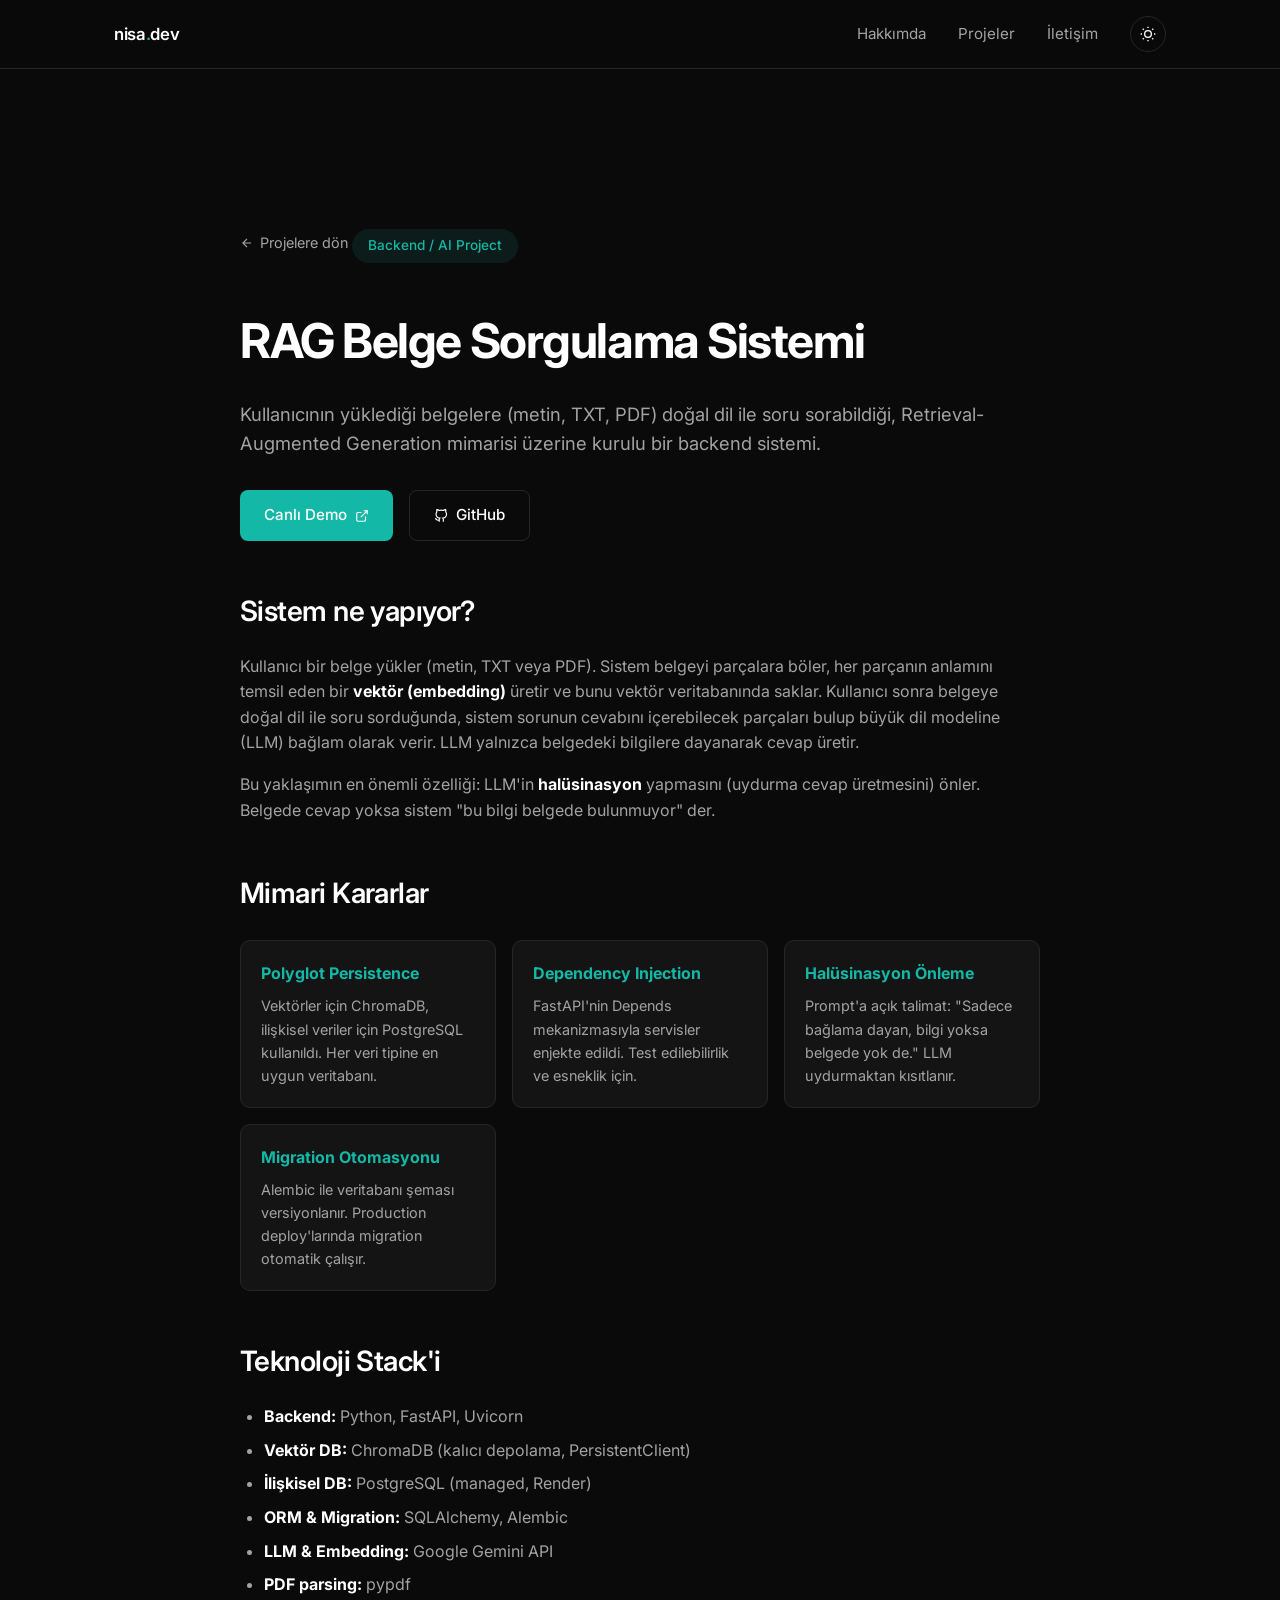
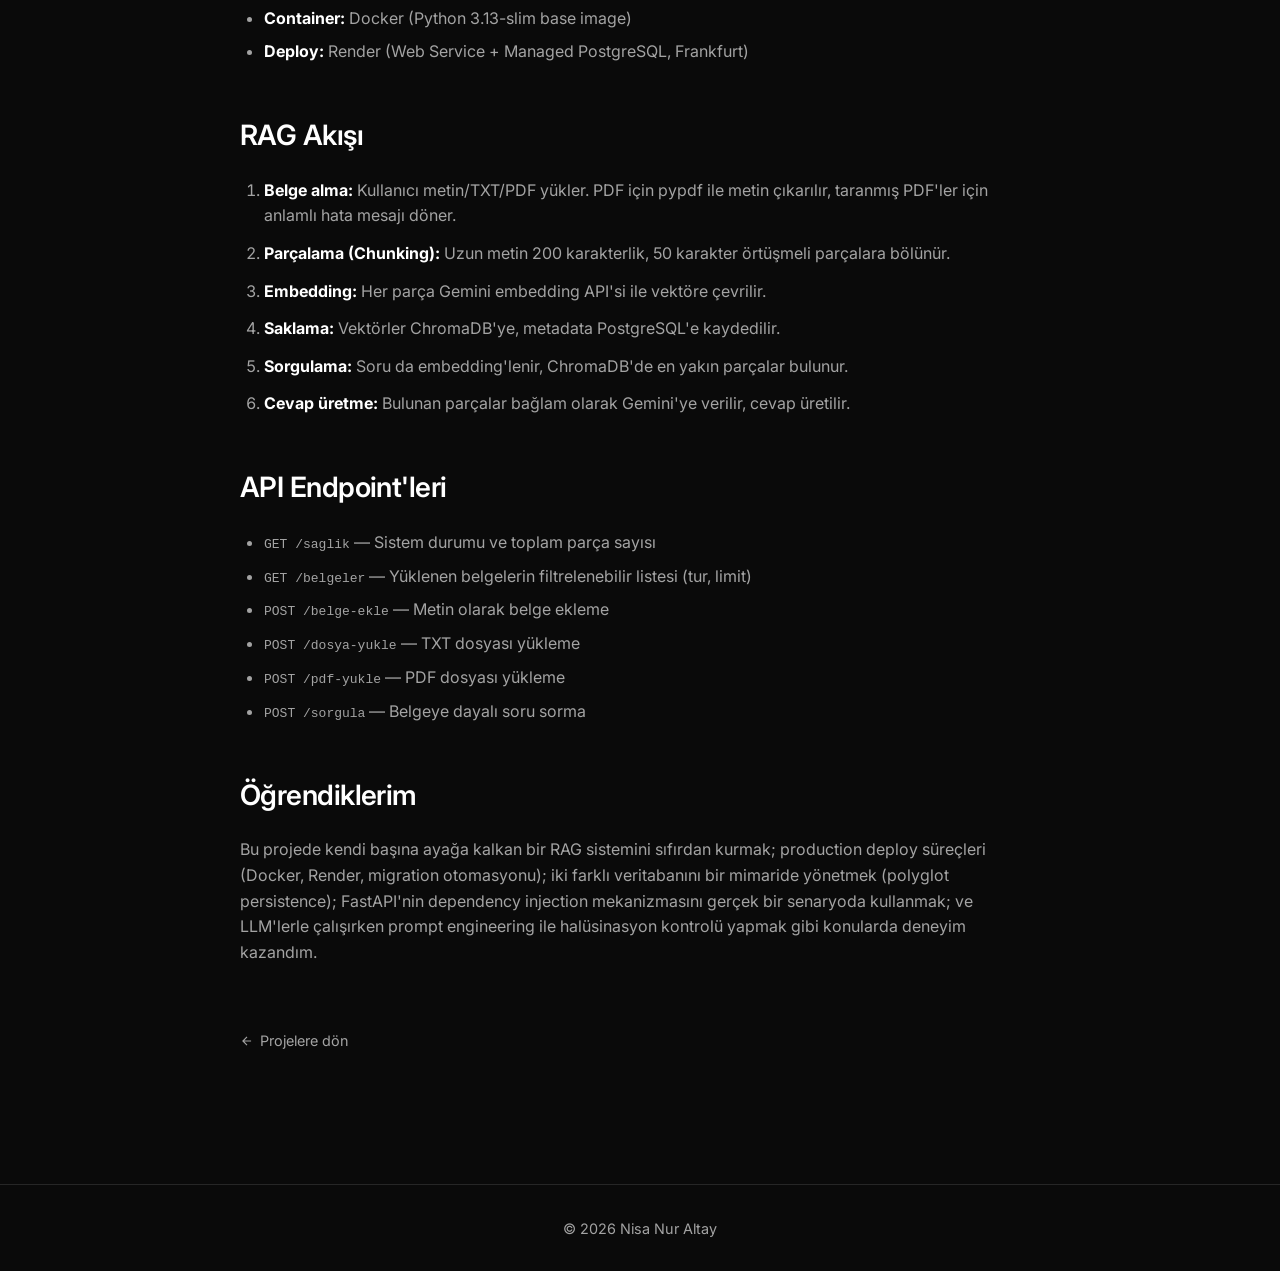
<file: rag-projesi.html>
<!DOCTYPE html>
<html lang="tr">
<head>
    <meta charset="UTF-8">
    <meta name="viewport" content="width=device-width, initial-scale=1.0">
    <title>RAG Belge Sorgulama Sistemi — Nisa Nur Altay</title>
    <link rel="preconnect" href="https://fonts.googleapis.com">
    <link rel="preconnect" href="https://fonts.gstatic.com" crossorigin>
    <link href="https://fonts.googleapis.com/css2?family=Inter:wght@400;500;600;700&display=swap" rel="stylesheet">
    <link rel="stylesheet" href="style.css">
</head>
<body>

    <!-- NAVBAR -->
    <nav class="navbar">
        <div class="nav-container">
            <a href="index.html" class="nav-logo">nisa<span>.</span>dev</a>
            <div class="nav-links">
                <a href="index.html#hakkimda">Hakkımda</a>
                <a href="index.html#projeler">Projeler</a>
                <a href="index.html#iletisim">İletişim</a>
                <button class="theme-toggle" id="themeToggle" aria-label="Tema değiştir"></button>
            </div>
        </div>
    </nav>

    <!-- DETAY -->
    <section>
        <div class="container">
            <div class="project-detail">

                <a href="index.html#projeler" class="back-link">
                    <svg width="14" height="14" viewBox="0 0 24 24" fill="none" stroke="currentColor" stroke-width="2"><path d="M19 12H5M12 19l-7-7 7-7"/></svg>
                    Projelere dön
                </a>

                <span class="hero-tag">Backend / AI Project</span>
                <h1 style="margin-top: 16px;">RAG Belge Sorgulama Sistemi</h1>
                <p class="description">
                    Kullanıcının yüklediği belgelere (metin, TXT, PDF) doğal dil ile soru sorabildiği,
                    Retrieval-Augmented Generation mimarisi üzerine kurulu bir backend sistemi.
                </p>

                <div class="hero-buttons" style="margin-bottom: 40px;">
                    <a href="https://rag-document-system-88fu.onrender.com/docs" target="_blank" class="btn btn-primary">
                        Canlı Demo
                        <svg width="14" height="14" viewBox="0 0 24 24" fill="none" stroke="currentColor" stroke-width="2"><path d="M18 13v6a2 2 0 0 1-2 2H5a2 2 0 0 1-2-2V8a2 2 0 0 1 2-2h6"/><polyline points="15 3 21 3 21 9"/><line x1="10" y1="14" x2="21" y2="3"/></svg>
                    </a>
                    <a href="https://github.com/nisanuraltayy/rag-document-system" target="_blank" class="btn btn-secondary">
                        <svg width="14" height="14" viewBox="0 0 24 24" fill="none" stroke="currentColor" stroke-width="2"><path d="M9 19c-5 1.5-5-2.5-7-3m14 6v-3.87a3.37 3.37 0 0 0-.94-2.61c3.14-.35 6.44-1.54 6.44-7A5.44 5.44 0 0 0 20 4.77 5.07 5.07 0 0 0 19.91 1S18.73.65 16 2.48a13.38 13.38 0 0 0-7 0C6.27.65 5.09 1 5.09 1A5.07 5.07 0 0 0 5 4.77a5.44 5.44 0 0 0-1.5 3.78c0 5.42 3.3 6.61 6.44 7A3.37 3.37 0 0 0 9 18.13V22"/></svg>
                        GitHub
                    </a>
                </div>

                <h2>Sistem ne yapıyor?</h2>
                <p>
                    Kullanıcı bir belge yükler (metin, TXT veya PDF). Sistem belgeyi parçalara böler, her parçanın anlamını temsil eden bir <strong>vektör (embedding)</strong> üretir ve bunu vektör veritabanında saklar. Kullanıcı sonra belgeye doğal dil ile soru sorduğunda, sistem sorunun cevabını içerebilecek parçaları bulup büyük dil modeline (LLM) bağlam olarak verir. LLM yalnızca belgedeki bilgilere dayanarak cevap üretir.
                </p>
                <p>
                    Bu yaklaşımın en önemli özelliği: LLM'in <strong>halüsinasyon</strong> yapmasını (uydurma cevap üretmesini) önler. Belgede cevap yoksa sistem "bu bilgi belgede bulunmuyor" der.
                </p>

                <h2>Mimari Kararlar</h2>

                <div class="feature-grid">
                    <div class="feature-item">
                        <h4>Polyglot Persistence</h4>
                        <p>Vektörler için ChromaDB, ilişkisel veriler için PostgreSQL kullanıldı. Her veri tipine en uygun veritabanı.</p>
                    </div>
                    <div class="feature-item">
                        <h4>Dependency Injection</h4>
                        <p>FastAPI'nin Depends mekanizmasıyla servisler enjekte edildi. Test edilebilirlik ve esneklik için.</p>
                    </div>
                    <div class="feature-item">
                        <h4>Halüsinasyon Önleme</h4>
                        <p>Prompt'a açık talimat: "Sadece bağlama dayan, bilgi yoksa belgede yok de." LLM uydurmaktan kısıtlanır.</p>
                    </div>
                    <div class="feature-item">
                        <h4>Migration Otomasyonu</h4>
                        <p>Alembic ile veritabanı şeması versiyonlanır. Production deploy'larında migration otomatik çalışır.</p>
                    </div>
                </div>

                <h2>Teknoloji Stack'i</h2>
                <ul>
                    <li><strong>Backend:</strong> Python, FastAPI, Uvicorn</li>
                    <li><strong>Vektör DB:</strong> ChromaDB (kalıcı depolama, PersistentClient)</li>
                    <li><strong>İlişkisel DB:</strong> PostgreSQL (managed, Render)</li>
                    <li><strong>ORM & Migration:</strong> SQLAlchemy, Alembic</li>
                    <li><strong>LLM & Embedding:</strong> Google Gemini API</li>
                    <li><strong>PDF parsing:</strong> pypdf</li>
                    <li><strong>Container:</strong> Docker (Python 3.13-slim base image)</li>
                    <li><strong>Deploy:</strong> Render (Web Service + Managed PostgreSQL, Frankfurt)</li>
                </ul>

                <h2>RAG Akışı</h2>
                <ol style="color: var(--text-muted); padding-left: 24px;">
                    <li style="margin-bottom: 12px;"><strong>Belge alma:</strong> Kullanıcı metin/TXT/PDF yükler. PDF için pypdf ile metin çıkarılır, taranmış PDF'ler için anlamlı hata mesajı döner.</li>
                    <li style="margin-bottom: 12px;"><strong>Parçalama (Chunking):</strong> Uzun metin 200 karakterlik, 50 karakter örtüşmeli parçalara bölünür.</li>
                    <li style="margin-bottom: 12px;"><strong>Embedding:</strong> Her parça Gemini embedding API'si ile vektöre çevrilir.</li>
                    <li style="margin-bottom: 12px;"><strong>Saklama:</strong> Vektörler ChromaDB'ye, metadata PostgreSQL'e kaydedilir.</li>
                    <li style="margin-bottom: 12px;"><strong>Sorgulama:</strong> Soru da embedding'lenir, ChromaDB'de en yakın parçalar bulunur.</li>
                    <li style="margin-bottom: 12px;"><strong>Cevap üretme:</strong> Bulunan parçalar bağlam olarak Gemini'ye verilir, cevap üretilir.</li>
                </ol>

                <h2>API Endpoint'leri</h2>
                <ul>
                    <li><code>GET /saglik</code> — Sistem durumu ve toplam parça sayısı</li>
                    <li><code>GET /belgeler</code> — Yüklenen belgelerin filtrelenebilir listesi (tur, limit)</li>
                    <li><code>POST /belge-ekle</code> — Metin olarak belge ekleme</li>
                    <li><code>POST /dosya-yukle</code> — TXT dosyası yükleme</li>
                    <li><code>POST /pdf-yukle</code> — PDF dosyası yükleme</li>
                    <li><code>POST /sorgula</code> — Belgeye dayalı soru sorma</li>
                </ul>

                <h2>Öğrendiklerim</h2>
                <p>
                    Bu projede kendi başına ayağa kalkan bir RAG sistemini sıfırdan kurmak; production deploy süreçleri (Docker, Render, migration otomasyonu); iki farklı veritabanını bir mimaride yönetmek (polyglot persistence); FastAPI'nin dependency injection mekanizmasını gerçek bir senaryoda kullanmak; ve LLM'lerle çalışırken prompt engineering ile halüsinasyon kontrolü yapmak gibi konularda deneyim kazandım.
                </p>

                <a href="index.html#projeler" class="back-link" style="margin-top: 48px;">
                    <svg width="14" height="14" viewBox="0 0 24 24" fill="none" stroke="currentColor" stroke-width="2"><path d="M19 12H5M12 19l-7-7 7-7"/></svg>
                    Projelere dön
                </a>

            </div>
        </div>
    </section>

    <!-- FOOTER -->
    <footer>
        <div class="container">
            <p>© 2026 Nisa Nur Altay</p>
        </div>
    </footer>

    <script src="script.js"></script>
</body>
</html>
</file>
<file: style.css>
/* === RESET & BASE === */
* {
    margin: 0;
    padding: 0;
    box-sizing: border-box;
}

html {
    scroll-behavior: smooth;
}

body {
    font-family: 'Inter', -apple-system, BlinkMacSystemFont, 'Segoe UI', sans-serif;
    line-height: 1.6;
    transition: background-color 0.3s ease, color 0.3s ease;
}

/* === DARK MODE (default) === */
body {
    background-color: #0a0a0a;
    color: #e5e5e5;
}

body.light-mode {
    background-color: #fafafa;
    color: #1a1a1a;
}

/* === RENK DEĞİŞKENLERİ === */
:root {
    --accent: #14b8a6;
    --accent-hover: #0d9488;
    --accent-soft: rgba(20, 184, 166, 0.1);
}

body {
    --bg-card: #141414;
    --border: #262626;
    --text-muted: #a3a3a3;
    --text-heading: #ffffff;
}

body.light-mode {
    --bg-card: #ffffff;
    --border: #e5e5e5;
    --text-muted: #525252;
    --text-heading: #0a0a0a;
}

/* === NAVBAR === */
.navbar {
    position: sticky;
    top: 0;
    z-index: 100;
    background-color: rgba(10, 10, 10, 0.85);
    backdrop-filter: blur(12px);
    border-bottom: 1px solid var(--border);
    padding: 16px 0;
    transition: background-color 0.3s ease;
}

body.light-mode .navbar {
    background-color: rgba(250, 250, 250, 0.85);
}

.nav-container {
    max-width: 1100px;
    margin: 0 auto;
    padding: 0 24px;
    display: flex;
    justify-content: space-between;
    align-items: center;
}

.nav-logo {
    font-weight: 600;
    font-size: 1.05rem;
    color: var(--text-heading);
    text-decoration: none;
    letter-spacing: -0.02em;
}

.nav-logo span {
    color: var(--accent);
}

.nav-links {
    display: flex;
    gap: 32px;
    align-items: center;
}

.nav-links a {
    color: var(--text-muted);
    text-decoration: none;
    font-size: 0.95rem;
    transition: color 0.2s ease;
}

.nav-links a:hover {
    color: var(--accent);
}

.theme-toggle {
    background: none;
    border: 1px solid var(--border);
    color: var(--text-heading);
    width: 36px;
    height: 36px;
    border-radius: 50%;
    cursor: pointer;
    display: flex;
    align-items: center;
    justify-content: center;
    transition: all 0.2s ease;
}

.theme-toggle:hover {
    border-color: var(--accent);
    color: var(--accent);
}

/* === LAYOUT === */
.container {
    max-width: 1100px;
    margin: 0 auto;
    padding: 0 24px;
}

section {
    padding: 100px 0;
}

/* === HERO === */
.hero {
    min-height: 90vh;
    display: flex;
    align-items: center;
    padding: 80px 0;
}

.hero-tag {
    display: inline-block;
    background: var(--accent-soft);
    color: var(--accent);
    padding: 6px 16px;
    border-radius: 20px;
    font-size: 0.85rem;
    font-weight: 500;
    margin-bottom: 24px;
}

.hero h1 {
    font-size: clamp(2.5rem, 6vw, 4.5rem);
    font-weight: 700;
    letter-spacing: -0.03em;
    line-height: 1.1;
    margin-bottom: 20px;
    color: var(--text-heading);
}

.hero h1 .gradient-text {
    background: linear-gradient(135deg, var(--accent) 0%, #06b6d4 100%);
    -webkit-background-clip: text;
    -webkit-text-fill-color: transparent;
    background-clip: text;
}

.hero p.subtitle {
    font-size: 1.25rem;
    color: var(--text-muted);
    max-width: 600px;
    margin-bottom: 32px;
}

.hero-buttons {
    display: flex;
    gap: 16px;
    flex-wrap: wrap;
}

.btn {
    padding: 12px 24px;
    border-radius: 8px;
    font-weight: 500;
    text-decoration: none;
    transition: all 0.2s ease;
    display: inline-flex;
    align-items: center;
    gap: 8px;
    font-size: 0.95rem;
    border: none;
    cursor: pointer;
}

.btn-primary {
    background: var(--accent);
    color: #ffffff;
}

.btn-primary:hover {
    background: var(--accent-hover);
    transform: translateY(-2px);
}

.btn-secondary {
    background: transparent;
    color: var(--text-heading);
    border: 1px solid var(--border);
}

.btn-secondary:hover {
    border-color: var(--accent);
    color: var(--accent);
}

/* === SECTION HEADERS === */
.section-header {
    margin-bottom: 60px;
}

.section-header .label {
    color: var(--accent);
    font-size: 0.9rem;
    font-weight: 500;
    margin-bottom: 8px;
    letter-spacing: 0.05em;
    text-transform: uppercase;
}

.section-header h2 {
    font-size: 2.5rem;
    font-weight: 700;
    letter-spacing: -0.02em;
    color: var(--text-heading);
}

/* === ABOUT === */
.about-grid {
    display: grid;
    grid-template-columns: 1fr 1fr;
    gap: 60px;
    align-items: center;
}

.about-text p {
    color: var(--text-muted);
    margin-bottom: 16px;
    font-size: 1.05rem;
}

.about-text strong {
    color: var(--text-heading);
}

.stats {
    display: grid;
    grid-template-columns: repeat(2, 1fr);
    gap: 20px;
}

.stat-card {
    background: var(--bg-card);
    border: 1px solid var(--border);
    border-radius: 12px;
    padding: 24px;
    text-align: center;
    transition: all 0.2s ease;
}

.stat-card:hover {
    border-color: var(--accent);
    transform: translateY(-2px);
}

.stat-card .number {
    font-size: 2rem;
    font-weight: 700;
    color: var(--accent);
    display: block;
}

.stat-card .label {
    font-size: 0.85rem;
    color: var(--text-muted);
    margin-top: 4px;
}

/* === PROJECTS === */
.projects-grid {
    display: grid;
    gap: 24px;
}

.project-card {
    background: var(--bg-card);
    border: 1px solid var(--border);
    border-radius: 16px;
    padding: 36px;
    transition: all 0.3s ease;
    position: relative;
    overflow: hidden;
}

.project-card:hover {
    border-color: var(--accent);
    transform: translateY(-4px);
}

.project-card .project-meta {
    display: flex;
    justify-content: space-between;
    align-items: center;
    margin-bottom: 16px;
}

.project-card .project-type {
    color: var(--accent);
    font-size: 0.85rem;
    font-weight: 500;
}

.project-card h3 {
    font-size: 1.5rem;
    font-weight: 600;
    color: var(--text-heading);
    margin-bottom: 12px;
    letter-spacing: -0.01em;
}

.project-card p {
    color: var(--text-muted);
    margin-bottom: 20px;
    font-size: 0.98rem;
}

.tech-list {
    display: flex;
    flex-wrap: wrap;
    gap: 8px;
    margin-bottom: 24px;
}

.tech-badge {
    background: var(--accent-soft);
    color: var(--accent);
    padding: 4px 12px;
    border-radius: 20px;
    font-size: 0.8rem;
    font-weight: 500;
}

.project-links {
    display: flex;
    gap: 16px;
    flex-wrap: wrap;
}

.project-links a {
    color: var(--text-heading);
    text-decoration: none;
    font-size: 0.9rem;
    display: flex;
    align-items: center;
    gap: 6px;
    transition: color 0.2s ease;
}

.project-links a:hover {
    color: var(--accent);
}

/* === SKILLS === */
.skills-grid {
    display: grid;
    grid-template-columns: repeat(auto-fit, minmax(240px, 1fr));
    gap: 20px;
}

.skill-card {
    background: var(--bg-card);
    border: 1px solid var(--border);
    border-radius: 12px;
    padding: 28px;
    transition: all 0.2s ease;
}

.skill-card:hover {
    border-color: var(--accent);
    transform: translateY(-2px);
}

.skill-card .skill-icon {
    width: 40px;
    height: 40px;
    background: var(--accent-soft);
    border-radius: 8px;
    display: flex;
    align-items: center;
    justify-content: center;
    color: var(--accent);
    margin-bottom: 16px;
    font-size: 1.2rem;
}

.skill-card h4 {
    color: var(--text-heading);
    margin-bottom: 12px;
    font-size: 1.1rem;
    font-weight: 600;
}

.skill-card p {
    color: var(--text-muted);
    font-size: 0.92rem;
}

/* === CONTACT === */
.contact-card {
    background: var(--bg-card);
    border: 1px solid var(--border);
    border-radius: 20px;
    padding: 60px;
    text-align: center;
}

.contact-card h2 {
    font-size: 2.5rem;
    font-weight: 700;
    color: var(--text-heading);
    margin-bottom: 16px;
    letter-spacing: -0.02em;
}

.contact-card p {
    color: var(--text-muted);
    margin-bottom: 32px;
    max-width: 500px;
    margin-left: auto;
    margin-right: auto;
}

.social-links {
    display: flex;
    justify-content: center;
    gap: 20px;
    flex-wrap: wrap;
}

.social-links a {
    color: var(--text-heading);
    text-decoration: none;
    padding: 10px 20px;
    border: 1px solid var(--border);
    border-radius: 8px;
    display: flex;
    align-items: center;
    gap: 8px;
    transition: all 0.2s ease;
    font-size: 0.95rem;
}

.social-links a:hover {
    border-color: var(--accent);
    color: var(--accent);
    transform: translateY(-2px);
}

/* === FOOTER === */
footer {
    border-top: 1px solid var(--border);
    padding: 32px 0;
    text-align: center;
    color: var(--text-muted);
    font-size: 0.9rem;
}

/* === SCROLL ANIMATION === */
.reveal {
    opacity: 0;
    transform: translateY(30px);
    transition: opacity 0.6s ease, transform 0.6s ease;
}

.reveal.active {
    opacity: 1;
    transform: translateY(0);
}

/* === PROJECT DETAIL PAGE === */
.project-detail {
    padding-top: 60px;
    max-width: 800px;
    margin: 0 auto;
}

.back-link {
    color: var(--text-muted);
    text-decoration: none;
    font-size: 0.9rem;
    display: inline-flex;
    align-items: center;
    gap: 6px;
    margin-bottom: 32px;
    transition: color 0.2s ease;
}

.back-link:hover {
    color: var(--accent);
}

.project-detail h1 {
    font-size: 3rem;
    font-weight: 700;
    letter-spacing: -0.03em;
    color: var(--text-heading);
    margin-bottom: 20px;
}

.project-detail .description {
    font-size: 1.15rem;
    color: var(--text-muted);
    margin-bottom: 32px;
}

.project-detail h2 {
    font-size: 1.75rem;
    font-weight: 600;
    color: var(--text-heading);
    margin-top: 48px;
    margin-bottom: 20px;
    letter-spacing: -0.02em;
}

.project-detail p {
    color: var(--text-muted);
    margin-bottom: 16px;
    font-size: 1rem;
}

.project-detail ul {
    color: var(--text-muted);
    padding-left: 24px;
    margin-bottom: 16px;
}

.project-detail ul li {
    margin-bottom: 8px;
}

.project-detail strong {
    color: var(--text-heading);
}

.feature-grid {
    display: grid;
    grid-template-columns: repeat(auto-fit, minmax(240px, 1fr));
    gap: 16px;
    margin: 24px 0;
}

.feature-item {
    background: var(--bg-card);
    border: 1px solid var(--border);
    border-radius: 10px;
    padding: 20px;
}

.feature-item h4 {
    color: var(--accent);
    font-size: 1rem;
    margin-bottom: 8px;
}

.feature-item p {
    font-size: 0.9rem;
    margin-bottom: 0;
}

/* === RESPONSIVE === */
@media (max-width: 768px) {
    .nav-links {
        gap: 16px;
    }
    
    .nav-links a:not(.theme-toggle-wrapper) {
        display: none;
    }
    
    section {
        padding: 60px 0;
    }
    
    .hero {
        padding: 40px 0;
        min-height: 80vh;
    }
    
    .about-grid {
        grid-template-columns: 1fr;
        gap: 40px;
    }
    
    .contact-card {
        padding: 40px 24px;
    }
    
    .project-detail h1 {
        font-size: 2rem;
    }
}
</file>
